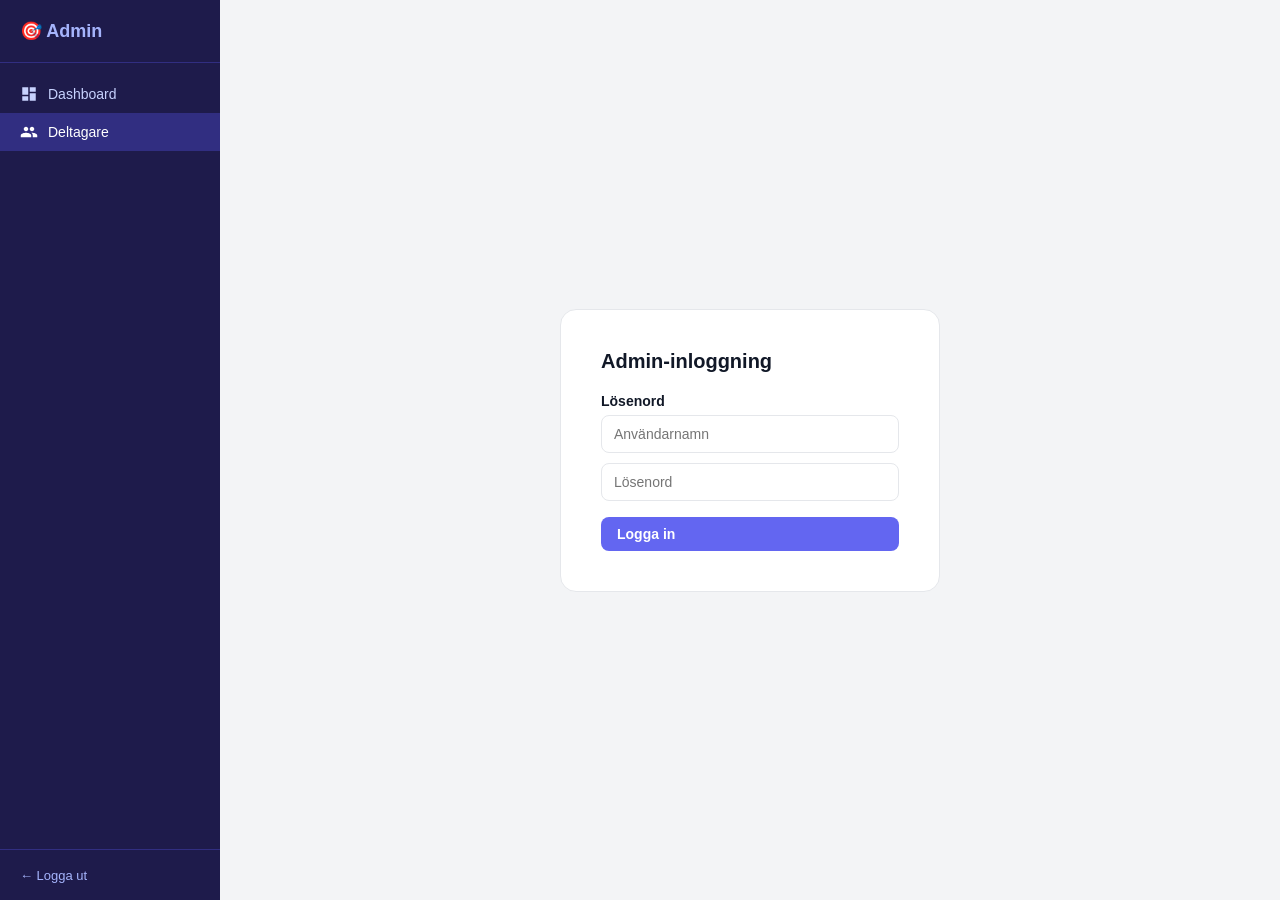
<file: admin-participants.html>
<!DOCTYPE html>
<html lang="sv">
<head>
  <meta charset="UTF-8" />
  <meta name="viewport" content="width=device-width, initial-scale=1.0" />
  <title>Deltagare – Admin</title>
  <style>
    :root {
      --brand: #6366f1; --brand-dark: #4f46e5; --brand-light: #eef2ff;
      --D: #ef4444; --I: #f59e0b; --S: #22c55e; --C: #3b82f6;
      --text: #111827; --muted: #6b7280; --border: #e5e7eb;
      --bg: #f3f4f6; --card: #ffffff; --danger: #ef4444;
    }
    * { box-sizing: border-box; margin: 0; padding: 0; }
    body { font-family: -apple-system, BlinkMacSystemFont, "Segoe UI", sans-serif; background: var(--bg); color: var(--text); }

    /* Sidebar layout */
    .layout { display: flex; min-height: 100vh; }
    .sidebar { width: 220px; background: #1e1b4b; color: white; flex-shrink: 0; display: flex; flex-direction: column; }
    .sidebar-logo { padding: 20px; font-size: 18px; font-weight: 700; color: #a5b4fc; border-bottom: 1px solid #312e81; }
    .sidebar-nav { padding: 12px 0; flex: 1; }
    .nav-item { display: flex; align-items: center; gap: 10px; padding: 10px 20px; font-size: 14px; color: #c7d2fe; cursor: pointer; transition: background .15s; text-decoration: none; }
    .nav-item:hover, .nav-item.active { background: #312e81; color: white; }
    .nav-item svg { width: 18px; height: 18px; fill: currentColor; flex-shrink: 0; }
    .sidebar-footer { padding: 16px 20px; border-top: 1px solid #312e81; }
    .logout-btn { font-size: 13px; color: #a5b4fc; cursor: pointer; background: none; border: none; }
    .logout-btn:hover { color: white; }

    .main { flex: 1; overflow: auto; }
    .topbar { background: white; border-bottom: 1px solid var(--border); padding: 16px 24px; display: flex; justify-content: space-between; align-items: center; }
    .topbar h1 { font-size: 20px; font-weight: 700; }
    .topbar-actions { display: flex; gap: 10px; }

    .content { padding: 24px; }

    /* Cards */
    .card { background: var(--card); border-radius: 12px; border: 1px solid var(--border); box-shadow: 0 1px 4px rgba(0,0,0,.05); }
    .card-header { padding: 16px 20px; border-bottom: 1px solid var(--border); display: flex; justify-content: space-between; align-items: center; }
    .card-body { padding: 20px; }

    /* Buttons */
    .btn { display: inline-flex; align-items: center; gap: 6px; padding: 9px 16px; border-radius: 8px; font-size: 14px; font-weight: 600; cursor: pointer; border: none; transition: all .15s; }
    .btn-primary { background: var(--brand); color: white; }
    .btn-primary:hover { background: var(--brand-dark); }
    .btn-sm { padding: 6px 12px; font-size: 13px; }
    .btn-ghost { background: transparent; color: var(--muted); border: 1px solid var(--border); }
    .btn-ghost:hover { background: var(--bg); }
    .btn-danger { background: #fef2f2; color: var(--danger); border: 1px solid #fecaca; }
    .btn-danger:hover { background: #fee2e2; }
    .btn-success { background: #f0fdf4; color: #16a34a; border: 1px solid #bbf7d0; }
    .btn-success:hover { background: #dcfce7; }

    /* Stats */
    .stats-grid { display: grid; grid-template-columns: repeat(4, 1fr); gap: 12px; margin-bottom: 20px; }
    .stat-card { background: var(--card); border-radius: 10px; border: 1px solid var(--border); padding: 16px; }
    .stat-value { font-size: 28px; font-weight: 700; }
    .stat-label { font-size: 13px; color: var(--muted); margin-top: 2px; }

    /* Table */
    .table-wrap { overflow-x: auto; }
    table { width: 100%; border-collapse: collapse; font-size: 14px; }
    th { text-align: left; padding: 10px 16px; color: var(--muted); font-weight: 600; font-size: 12px; text-transform: uppercase; letter-spacing: .05em; border-bottom: 1px solid var(--border); background: var(--bg); }
    td { padding: 14px 16px; border-bottom: 1px solid var(--border); vertical-align: middle; }
    tr:hover td { background: #f9fafb; }
    tr:last-child td { border-bottom: none; }

    /* Badge */
    .badge { display: inline-flex; align-items: center; gap: 4px; padding: 3px 10px; border-radius: 20px; font-size: 12px; font-weight: 600; }
    .badge-pending { background: #fef3c7; color: #92400e; }
    .badge-done { background: #dcfce7; color: #166534; }
    .badge-expired { background: #f3f4f6; color: var(--muted); }
    .badge-shared { background: var(--brand-light); color: var(--brand-dark); }

    /* DISC mini */
    .disc-mini { display: flex; gap: 4px; }
    .disc-pip { width: 28px; height: 28px; border-radius: 6px; display: flex; align-items: center; justify-content: center; font-size: 10px; font-weight: 700; flex-direction: column; }
    .disc-pip.D { background: #fef2f2; color: var(--D); }
    .disc-pip.I { background: #fffbeb; color: var(--I); }
    .disc-pip.S { background: #f0fdf4; color: var(--S); }
    .disc-pip.C { background: #eff6ff; color: var(--C); }
    .disc-pip-score { font-size: 9px; font-weight: 600; opacity: .8; }

    /* Modal */
    .modal-overlay { position: fixed; inset: 0; background: rgba(0,0,0,.5); display: flex; align-items: center; justify-content: center; z-index: 100; padding: 20px; }
    .modal { background: white; border-radius: 16px; max-width: 560px; width: 100%; max-height: 90vh; overflow-y: auto; }
    .modal-header { padding: 20px 24px; border-bottom: 1px solid var(--border); display: flex; justify-content: space-between; align-items: center; }
    .modal-header h2 { font-size: 18px; font-weight: 700; }
    .modal-close { background: none; border: none; font-size: 20px; cursor: pointer; color: var(--muted); }
    .modal-body { padding: 24px; }
    .modal-footer { padding: 16px 24px; border-top: 1px solid var(--border); display: flex; justify-content: flex-end; gap: 10px; }

    /* Form */
    .form-group { margin-bottom: 16px; }
    .form-label { display: block; font-size: 14px; font-weight: 600; margin-bottom: 6px; }
    .form-input { width: 100%; padding: 10px 12px; border: 1px solid var(--border); border-radius: 8px; font-size: 14px; outline: none; transition: border-color .15s; }
    .form-input:focus { border-color: var(--brand); box-shadow: 0 0 0 3px rgba(99,102,241,.1); }
    .form-hint { font-size: 12px; color: var(--muted); margin-top: 4px; }
    .form-row { display: grid; grid-template-columns: 1fr 1fr; gap: 12px; }

    /* Toggle switch */
    .toggle { position: relative; width: 44px; height: 24px; flex-shrink: 0; }
    .toggle input { opacity: 0; width: 0; height: 0; }
    .toggle-slider { position: absolute; inset: 0; background: #d1d5db; border-radius: 24px; cursor: pointer; transition: .2s; }
    .toggle-slider::before { content: ""; position: absolute; left: 4px; top: 4px; width: 16px; height: 16px; border-radius: 50%; background: white; transition: .2s; }
    input:checked + .toggle-slider { background: var(--brand); }
    input:checked + .toggle-slider::before { transform: translateX(20px); }

    /* Copy input */
    .copy-group { display: flex; gap: 8px; }
    .copy-input { flex: 1; padding: 10px 12px; border: 1px solid var(--border); border-radius: 8px; font-size: 13px; background: var(--bg); color: var(--muted); font-family: monospace; }

    /* Detail sections */
    .detail-section { margin-top: 20px; }
    .detail-section h4 { font-size: 13px; font-weight: 700; color: var(--muted); text-transform: uppercase; letter-spacing: .05em; margin-bottom: 10px; }
    .detail-section p { font-size: 14px; line-height: 1.7; color: #374151; }
    .detail-disc-grid { display: grid; grid-template-columns: 1fr 1fr; gap: 8px; margin: 10px 0; }
    .detail-disc-box { border-radius: 10px; padding: 12px; text-align: center; }
    .detail-disc-box.D { background: #fef2f2; } .detail-disc-box.I { background: #fffbeb; }
    .detail-disc-box.S { background: #f0fdf4; } .detail-disc-box.C { background: #eff6ff; }
    .bar-bg { background: #e5e7eb; border-radius: 4px; height: 6px; margin-top: 6px; overflow: hidden; }
    .bar-fill { height: 100%; border-radius: 4px; }
    .bar-fill.D { background: var(--D); } .bar-fill.I { background: var(--I); }
    .bar-fill.S { background: var(--S); } .bar-fill.C { background: var(--C); }

    .empty-state { text-align: center; padding: 60px 20px; color: var(--muted); }
    .empty-state .icon { font-size: 48px; margin-bottom: 12px; }
    .spinner { display: inline-block; width: 20px; height: 20px; border: 2px solid #e5e7eb; border-top-color: var(--brand); border-radius: 50%; animation: spin .7s linear infinite; }
    @keyframes spin { to { transform: rotate(360deg); } }

    .toast { position: fixed; bottom: 24px; right: 24px; background: #1f2937; color: white; padding: 12px 20px; border-radius: 10px; font-size: 14px; z-index: 200; transition: opacity .3s; }

    @media (max-width: 900px) {
      .sidebar { display: none; }
      .stats-grid { grid-template-columns: repeat(2, 1fr); }
    }
    @media (max-width: 600px) {
      .stats-grid { grid-template-columns: 1fr 1fr; }
      .form-row { grid-template-columns: 1fr; }
    }
  </style>
</head>
<body>

<div class="layout">
  <!-- Sidebar -->
  <div class="sidebar">
    <div class="sidebar-logo">🎯 Admin</div>
    <nav class="sidebar-nav">
      <a href="/admin" class="nav-item">
        <svg viewBox="0 0 24 24"><path d="M3 13h8V3H3v10zm0 8h8v-6H3v6zm10 0h8V11h-8v10zm0-18v6h8V3h-8z"/></svg>
        Dashboard
      </a>
      <a href="/admin-participants" class="nav-item active">
        <svg viewBox="0 0 24 24"><path d="M16 11c1.66 0 2.99-1.34 2.99-3S17.66 5 16 5c-1.66 0-3 1.34-3 3s1.34 3 3 3zm-8 0c1.66 0 2.99-1.34 2.99-3S9.66 5 8 5C6.34 5 5 6.34 5 8s1.34 3 3 3zm0 2c-2.33 0-7 1.17-7 3.5V19h14v-2.5c0-2.33-4.67-3.5-7-3.5zm8 0c-.29 0-.62.02-.97.05 1.16.84 1.97 1.97 1.97 3.45V19h6v-2.5c0-2.33-4.67-3.5-7-3.5z"/></svg>
        Deltagare
      </a>
    </nav>
    <div class="sidebar-footer">
      <button class="logout-btn" onclick="logout()">← Logga ut</button>
    </div>
  </div>

  <!-- Main -->
  <div class="main">
    <!-- Login screen (shown if not authenticated) -->
    <div id="login-screen" style="display:none; min-height:100vh; display:none; align-items:center; justify-content:center; background:var(--bg);">
      <div style="background:white; border-radius:16px; padding:40px; max-width:380px; width:100%; border:1px solid var(--border);">
        <h2 style="margin-bottom:20px; font-size:20px;">Admin-inloggning</h2>
        <div class="form-group">
          <label class="form-label">Lösenord</label>
          <input type="text" id="login-user" class="form-input" placeholder="Användarnamn" style="margin-bottom:10px;" onkeydown="if(event.key==='Enter')doLogin()" />
          <input type="password" id="login-pw" class="form-input" placeholder="Lösenord" onkeydown="if(event.key==='Enter')doLogin()" />
        </div>
        <button class="btn btn-primary" style="width:100%;" onclick="doLogin()">Logga in</button>
        <p id="login-err" style="color:var(--danger); font-size:13px; margin-top:10px; display:none;"></p>
      </div>
    </div>

    <!-- Main content -->
    <div id="main-content" style="display:none;">
      <div class="topbar">
        <h1>👥 Deltagare</h1>
        <div class="topbar-actions">
          <button class="btn btn-primary" onclick="openCreateModal()">+ Skapa inbjudan</button>
        </div>
      </div>

      <div class="content">
        <!-- Stats -->
        <div class="stats-grid">
          <div class="stat-card">
            <div class="stat-value" id="stat-total">–</div>
            <div class="stat-label">Totalt inbjudna</div>
          </div>
          <div class="stat-card">
            <div class="stat-value" id="stat-completed">–</div>
            <div class="stat-label">Genomförda</div>
          </div>
          <div class="stat-card">
            <div class="stat-value" id="stat-pending">–</div>
            <div class="stat-label">Väntar</div>
          </div>
          <div class="stat-card">
            <div class="stat-value" id="stat-shared">–</div>
            <div class="stat-label">Resultat delade</div>
          </div>
        </div>

        <!-- Participants table -->
        <div class="card">
          <div class="card-header">
            <span style="font-weight:700;">Alla deltagare</span>
            <button class="btn btn-ghost btn-sm" onclick="loadInvites()">↻ Uppdatera</button>
          </div>
          <div class="table-wrap">
            <table>
              <thead>
                <tr>
                  <th>Namn</th>
                  <th>E-post</th>
                  <th>Grupp</th>
                  <th>Status</th>
                  <th>DISC-profil</th>
                  <th>Datum</th>
                  <th>Delat</th>
                  <th>Åtgärder</th>
                </tr>
              </thead>
              <tbody id="invites-tbody">
                <tr><td colspan="8" style="text-align:center; padding:40px; color:var(--muted);"><div class="spinner"></div></td></tr>
              </tbody>
            </table>
          </div>
        </div>
      </div>
    </div>
  </div>
</div>

<!-- Create Invite Modal -->
<div id="create-modal" class="modal-overlay" style="display:none;">
  <div class="modal">
    <div class="modal-header">
      <h2>Skapa inbjudan</h2>
      <button class="modal-close" onclick="closeModal('create-modal')">✕</button>
    </div>
    <div class="modal-body">
      <div class="form-row">
        <div class="form-group">
          <label class="form-label">Namn *</label>
          <input type="text" id="new-name" class="form-input" placeholder="Anna Andersson" />
        </div>
        <div class="form-group">
          <label class="form-label">E-post</label>
          <input type="email" id="new-email" class="form-input" placeholder="anna@exempel.se" />
        </div>
      </div>
      <div class="form-row">
        <div class="form-group">
          <label class="form-label">Grupp</label>
          <input type="text" id="new-group" class="form-input" placeholder="t.ex. Säljteam, Ledning" />
        </div>
        <div class="form-group">
          <label class="form-label">Giltig (dagar)</label>
          <input type="number" id="new-expires" class="form-input" value="30" min="1" max="365" />
        </div>
      </div>
      <div class="form-group">
        <label class="form-label">Anteckningar (intern)</label>
        <input type="text" id="new-notes" class="form-input" placeholder="Valfria anteckningar…" />
      </div>
    </div>
    <div class="modal-footer">
      <button class="btn btn-ghost" onclick="closeModal('create-modal')">Avbryt</button>
      <button class="btn btn-primary" onclick="createInvite()">Skapa inbjudan</button>
    </div>
  </div>
</div>

<!-- Detail Modal -->
<div id="detail-modal" class="modal-overlay" style="display:none;">
  <div class="modal">
    <div class="modal-header">
      <h2 id="detail-title">Deltagarens rapport</h2>
      <button class="modal-close" onclick="closeModal('detail-modal')">✕</button>
    </div>
    <div class="modal-body" id="detail-body">
      <div style="text-align:center; padding:30px;"><div class="spinner"></div></div>
    </div>
    <div class="modal-footer">
      <button class="btn btn-ghost" onclick="closeModal('detail-modal')">Stäng</button>
    </div>
  </div>
</div>

<!-- Toast -->
<div id="toast" class="toast" style="display:none;"></div>

<script>
// ── Auth ──────────────────────────────────────────────────────────────────────
let adminToken = localStorage.getItem("admin_token");
let _invites = [];

async function checkAuth() {
  if (!adminToken) { showLogin(); return; }
  const res = await fetch("/disc/invite/admin/list", {
    headers: { "Authorization": "Bearer " + adminToken }
  });
  if (res.status === 401) { showLogin(); return; }
  showMain();
  const data = await res.json().catch(() => ({ invites: [] }));
  _invites = data.invites || [];
  renderStats();
  renderTable();
}

function showLogin() {
  document.getElementById("login-screen").style.display = "flex";
  document.getElementById("main-content").style.display = "none";
}

function showMain() {
  document.getElementById("login-screen").style.display = "none";
  document.getElementById("main-content").style.display = "";
}

async function doLogin() {
  const user = document.getElementById("login-user").value;
  const pw = document.getElementById("login-pw").value;
  const res = await fetch("/api/admin/login", {
    method: "POST",
    headers: { "Content-Type": "application/json" },
    body: JSON.stringify({ username: user, password: pw })
  });
  if (!res.ok) {
    const err = document.getElementById("login-err");
    err.style.display = "";
    err.textContent = "Fel lösenord.";
    return;
  }
  const data = await res.json();
  adminToken = data.token;
  localStorage.setItem("admin_token", adminToken);
  showMain();
  loadInvites();
}

function logout() {
  localStorage.removeItem("admin_token");
  adminToken = null;
  showLogin();
}

// ── Data ──────────────────────────────────────────────────────────────────────
async function loadInvites() {
  const res = await fetch("/disc/invite/admin/list", {
    headers: { "Authorization": "Bearer " + adminToken }
  });
  if (res.status === 401) { showLogin(); return; }
  const data = await res.json();
  _invites = data.invites || [];
  renderStats();
  renderTable();
}

function renderStats() {
  const total = _invites.length;
  const completed = _invites.filter(i => i.status === "completed").length;
  const pending = _invites.filter(i => i.status === "pending").length;
  const shared = _invites.filter(i => i.allow_participant_view).length;
  document.getElementById("stat-total").textContent = total;
  document.getElementById("stat-completed").textContent = completed;
  document.getElementById("stat-pending").textContent = pending;
  document.getElementById("stat-shared").textContent = shared;
}

const DIM_NAMES = { D:"Dominans", I:"Inflytande", S:"Stabilitet", C:"Följsamhet" };

function discMini(scores, code) {
  if (!scores) return `<span style="color:var(--muted);font-size:13px;">–</span>`;
  return `<div class="disc-mini">` + ["D","I","S","C"].map(d => {
    const val = Math.round(scores[d] || scores[d.toLowerCase()] || 0);
    return `<div class="disc-pip ${d}">${d}<div class="disc-pip-score">${val}</div></div>`;
  }).join("") + `</div>`;
}

function fmtDate(iso) {
  if (!iso) return "–";
  return new Date(iso).toLocaleDateString("sv-SE", { day:"numeric", month:"short", year:"numeric" });
}

function statusBadge(status, allowed) {
  if (status === "pending") return `<span class="badge badge-pending">⏳ Väntar</span>`;
  if (status === "expired") return `<span class="badge badge-expired">Utgången</span>`;
  if (status === "completed" && allowed) return `<span class="badge badge-shared">✓ Delat</span>`;
  if (status === "completed") return `<span class="badge badge-done">✓ Genomfört</span>`;
  return `<span class="badge">${status}</span>`;
}

function renderTable() {
  const tbody = document.getElementById("invites-tbody");
  if (!_invites.length) {
    tbody.innerHTML = `<tr><td colspan="8"><div class="empty-state"><div class="icon">👤</div><p>Inga deltagare än. Skapa din första inbjudan!</p></div></td></tr>`;
    return;
  }
  tbody.innerHTML = _invites.map(inv => `
    <tr>
      <td><strong>${esc(inv.participant_name)}</strong></td>
      <td style="color:var(--muted);font-size:13px;">${esc(inv.participant_email || "–")}</td>
      <td style="color:var(--muted);font-size:13px;">${esc(inv.group_name || "–")}</td>
      <td>${statusBadge(inv.status, inv.allow_participant_view)}</td>
      <td>${discMini(inv.disc_scores, inv.profile_code)}${inv.profile_code ? `<div style="font-size:12px;color:var(--brand);font-weight:700;margin-top:2px;">${inv.profile_code}</div>` : ""}</td>
      <td style="font-size:13px;color:var(--muted);">${fmtDate(inv.completed_at || inv.created_at)}</td>
      <td>
        <label class="toggle" title="${inv.allow_participant_view ? 'Dölj resultat' : 'Dela resultat'}">
          <input type="checkbox" ${inv.allow_participant_view ? "checked" : ""} ${inv.status !== "completed" ? "disabled" : ""}
            onchange="toggleShare('${inv.token}', this.checked)" />
          <span class="toggle-slider"></span>
        </label>
      </td>
      <td>
        <div style="display:flex;gap:6px;flex-wrap:wrap;">
          <button class="btn btn-ghost btn-sm" onclick="copyLink('${inv.token}')">🔗 Kopiera</button>
          ${inv.status === "completed" ? `<button class="btn btn-success btn-sm" onclick="viewDetail('${inv.token}')">📋 Rapport</button>` : ""}
          <button class="btn btn-danger btn-sm" onclick="deleteInvite('${inv.token}', '${esc(inv.participant_name)}')">🗑</button>
        </div>
      </td>
    </tr>
  `).join("");
}

// ── Actions ───────────────────────────────────────────────────────────────────
async function toggleShare(token, allowed) {
  const res = await fetch(`/disc/invite/${token}`, {
    method: "PATCH",
    headers: {
      "Authorization": "Bearer " + adminToken,
      "Content-Type": "application/json"
    },
    body: JSON.stringify({ allow_participant_view: allowed })
  });
  if (res.ok) {
    const inv = _invites.find(i => i.token === token);
    if (inv) inv.allow_participant_view = allowed;
    renderStats();
    renderTable();
    toast(allowed ? "✅ Resultat delat med deltagaren" : "🔒 Delning avstängd");
  } else {
    toast("❌ Kunde inte uppdatera", true);
    loadInvites(); // Reload to reset toggle
  }
}

async function deleteInvite(token, name) {
  if (!confirm(`Radera inbjudan för ${name}? All data raderas permanent.`)) return;
  const res = await fetch(`/disc/invite/${token}`, {
    method: "DELETE",
    headers: { "Authorization": "Bearer " + adminToken }
  });
  if (res.ok) {
    _invites = _invites.filter(i => i.token !== token);
    renderStats();
    renderTable();
    toast("🗑 Inbjudan raderad");
  }
}

function copyLink(token) {
  const url = `${location.origin}/invite?token=${token}`;
  navigator.clipboard.writeText(url).then(() => toast("🔗 Länk kopierad!"));
}

async function viewDetail(token) {
  const inv = _invites.find(i => i.token === token);
  if (!inv) return;

  document.getElementById("detail-title").textContent = inv.participant_name + "s DISC-rapport";
  document.getElementById("detail-modal").style.display = "flex";

  const body = document.getElementById("detail-body");
  body.innerHTML = `<div style="text-align:center;padding:20px;"><div class="spinner"></div></div>`;

  // Fetch full data from admin endpoint
  const res = await fetch(`/disc/invite/admin/${token}`, {
    headers: { "Authorization": "Bearer " + adminToken }
  });
  const data = await res.json();
  const report = data.report || {};
  const scores = data.disc_scores || {};
  const pi = report.personalized_insights || {};

  const inviteUrl = `${location.origin}/invite?token=${token}`;

  body.innerHTML = `
    <div style="margin-bottom:16px;">
      <div class="copy-group">
        <input class="copy-input" value="${inviteUrl}" readonly />
        <button class="btn btn-ghost btn-sm" onclick="navigator.clipboard.writeText('${inviteUrl}').then(()=>toast('Kopierat!'))">Kopiera</button>
      </div>
      <p class="form-hint">Skicka den här länken till deltagaren</p>
    </div>

    <div style="display:flex;align-items:center;justify-content:space-between;background:var(--bg);border-radius:10px;padding:14px 16px;margin-bottom:16px;">
      <div>
        <div style="font-weight:700;">Dela med deltagaren</div>
        <div style="font-size:13px;color:var(--muted);">Deltagaren kan se sin rapport via inbjudningslänken</div>
      </div>
      <label class="toggle">
        <input type="checkbox" id="detail-share-toggle" ${data.allow_participant_view ? "checked" : ""}
          onchange="toggleShare('${token}', this.checked)" />
        <span class="toggle-slider"></span>
      </label>
    </div>

    ${data.status === "completed" ? `
    <div style="text-align:center;margin-bottom:20px;">
      <div style="font-size:40px;font-weight:800;color:var(--brand);">${data.profile_code || "–"}</div>
      <div style="color:var(--muted);font-size:14px;">${report.profile_name || ""}</div>
    </div>

    <div class="detail-disc-grid">
      ${["D","I","S","C"].map(d => {
        const val = Math.round(scores[d] || scores[d.toLowerCase()] || 0);
        return `<div class="detail-disc-box ${d}">
          <div style="font-size:16px;font-weight:700;">${d}</div>
          <div style="font-size:22px;font-weight:800;">${val}</div>
          <div style="font-size:11px;color:var(--muted);">${DIM_NAMES[d]}</div>
          <div class="bar-bg"><div class="bar-fill ${d}" style="width:${val}%"></div></div>
        </div>`;
      }).join("")}
    </div>

    ${report.summary ? `<div class="detail-section"><h4>Sammanfattning</h4><p>${esc(report.summary)}</p></div>` : ""}
    ${report.work_style ? `<div class="detail-section"><h4>Arbetsstil</h4><p>${esc(report.work_style)}</p></div>` : ""}
    ${pi.unique_combination ? `<div class="detail-section"><h4>Unik kombination</h4><p>${esc(pi.unique_combination)}</p></div>` : ""}
    ${pi.stress_triggers ? `<div class="detail-section"><h4>Under press & stress</h4><p>${esc(pi.stress_triggers)}</p></div>` : ""}
    ${pi.leadership_style ? `<div class="detail-section"><h4>Ledarstil</h4><p>${esc(pi.leadership_style)}</p></div>` : ""}
    ${data.notes ? `<div class="detail-section"><h4>Anteckningar</h4><p>${esc(data.notes)}</p></div>` : ""}
    ` : `<div class="empty-state"><div class="icon">⏳</div><p>Deltagaren har inte genomfört testet än.</p></div>`}
  `;
}

// ── Create Invite ─────────────────────────────────────────────────────────────
function openCreateModal() {
  document.getElementById("new-name").value = "";
  document.getElementById("new-email").value = "";
  document.getElementById("new-group").value = "";
  document.getElementById("new-notes").value = "";
  document.getElementById("new-expires").value = "30";
  document.getElementById("create-modal").style.display = "flex";
  setTimeout(() => document.getElementById("new-name").focus(), 100);
}

async function createInvite() {
  const name = document.getElementById("new-name").value.trim();
  if (!name) { alert("Namn är obligatoriskt"); return; }

  const body = {
    participant_name: name,
    participant_email: document.getElementById("new-email").value.trim() || null,
    group_name: document.getElementById("new-group").value.trim() || null,
    notes: document.getElementById("new-notes").value.trim() || null,
    expires_days: parseInt(document.getElementById("new-expires").value) || 30
  };

  const res = await fetch("/disc/invite", {
    method: "POST",
    headers: { "Authorization": "Bearer " + adminToken, "Content-Type": "application/json" },
    body: JSON.stringify(body)
  });

  if (res.ok) {
    const data = await res.json();
    closeModal("create-modal");
    _invites.unshift(data.invite);
    renderStats();
    renderTable();
    // Show the link immediately
    const url = `${location.origin}/invite?token=${data.token}`;
    navigator.clipboard.writeText(url).catch(() => {});
    toast(`✅ Inbjudan skapad för ${name}! Länk kopierad.`);
  } else {
    const err = await res.json().catch(() => ({}));
    toast(`❌ ${err.detail || "Kunde inte skapa inbjudan"}`, true);
  }
}

// ── Utils ──────────────────────────────────────────────────────────────────────
function closeModal(id) { document.getElementById(id).style.display = "none"; }

function esc(str) {
  return String(str || "").replace(/&/g,"&amp;").replace(/</g,"&lt;").replace(/>/g,"&gt;").replace(/"/g,"&quot;");
}

let toastTimer;
function toast(msg, isErr = false) {
  const el = document.getElementById("toast");
  el.textContent = msg;
  el.style.background = isErr ? "#dc2626" : "#1f2937";
  el.style.display = "";
  clearTimeout(toastTimer);
  toastTimer = setTimeout(() => { el.style.display = "none"; }, 3000);
}

// Close modals on overlay click
["create-modal","detail-modal"].forEach(id => {
  document.getElementById(id).addEventListener("click", e => {
    if (e.target.id === id) closeModal(id);
  });
});

// Keyboard shortcut: Enter in login
document.getElementById("login-pw")?.addEventListener("keydown", e => {
  if (e.key === "Enter") doLogin();
});

checkAuth();
</script>
</body>
</html>
</file>
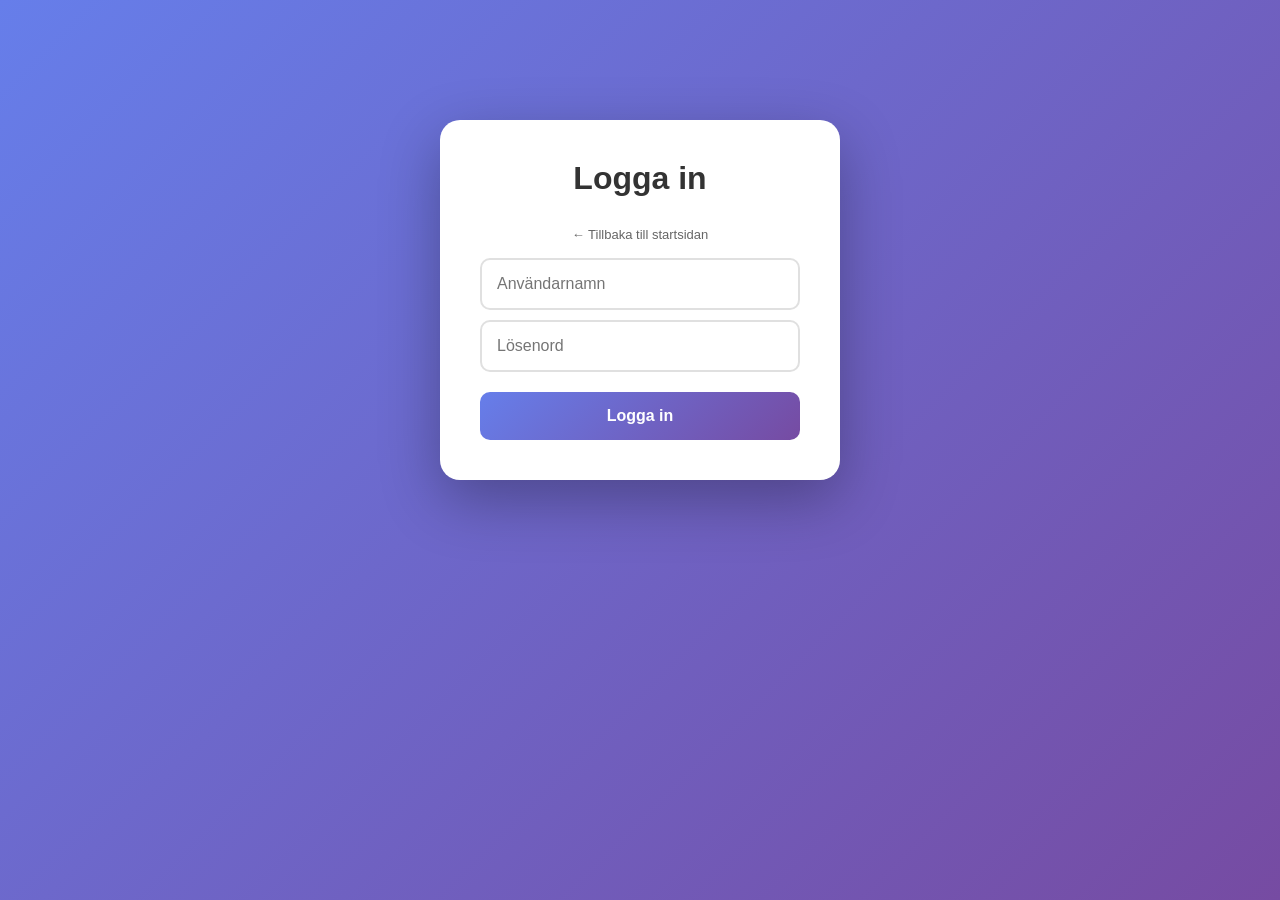
<file: admin.html>
<!DOCTYPE html>
<html lang="sv">
<head>
    <meta charset="UTF-8">
    <meta name="viewport" content="width=device-width, initial-scale=1.0">
    <title>Persona Admin - Tjänstehantering</title>
    <style>
        * {
            margin: 0;
            padding: 0;
            box-sizing: border-box;
        }

        body {
            font-family: -apple-system, BlinkMacSystemFont, 'Segoe UI', Roboto, Oxygen, Ubuntu, Cantarell, sans-serif;
            background: linear-gradient(135deg, #667eea 0%, #764ba2 100%);
            min-height: 100vh;
            padding: 20px;
        }

        /* Login Screen */
        .login-container {
            max-width: 400px;
            margin: 100px auto;
            background: white;
            padding: 40px;
            border-radius: 20px;
            box-shadow: 0 20px 60px rgba(0,0,0,0.3);
        }

        .login-container h1 {
            text-align: center;
            margin-bottom: 30px;
            color: #333;
        }

        .login-container input {
            width: 100%;
            padding: 15px;
            margin-bottom: 20px;
            border: 2px solid #e0e0e0;
            border-radius: 10px;
            font-size: 16px;
        }

        .login-container button {
            width: 100%;
            padding: 15px;
            background: linear-gradient(135deg, #667eea 0%, #764ba2 100%);
            color: white;
            border: none;
            border-radius: 10px;
            font-size: 16px;
            font-weight: 600;
            cursor: pointer;
            transition: transform 0.2s;
        }

        .login-container button:hover {
            transform: translateY(-2px);
        }

        .error-message {
            background: #fee;
            color: #c33;
            padding: 12px;
            border-radius: 8px;
            margin-bottom: 15px;
            display: none;
        }

        /* Admin Dashboard */
        .admin-dashboard {
            display: none;
            max-width: 1400px;
            margin: 0 auto;
        }

        .admin-header {
            background: white;
            padding: 20px 30px;
            border-radius: 15px;
            margin-bottom: 20px;
            display: flex;
            justify-content: space-between;
            align-items: center;
            box-shadow: 0 4px 20px rgba(0,0,0,0.1);
        }

        .admin-header h1 {
            color: #333;
            font-size: 24px;
        }

        .admin-header button {
            background: #ff4444;
            color: white;
            border: none;
            padding: 10px 20px;
            border-radius: 8px;
            cursor: pointer;
            font-weight: 600;
        }

        .tabs {
            display: flex;
            gap: 10px;
            margin-bottom: 20px;
        }

        .tab-button {
            background: white;
            border: none;
            padding: 15px 30px;
            border-radius: 10px;
            cursor: pointer;
            font-size: 16px;
            font-weight: 600;
            color: #666;
            transition: all 0.3s;
        }

        .tab-button.active {
            background: white;
            color: #667eea;
            box-shadow: 0 4px 20px rgba(0,0,0,0.1);
        }

        .tab-content {
            display: none;
        }

        .tab-content.active {
            display: block;
        }

        /* Stats Grid */
        .stats-grid {
            display: grid;
            grid-template-columns: repeat(auto-fit, minmax(250px, 1fr));
            gap: 20px;
            margin-bottom: 30px;
        }

        .stat-card {
            background: white;
            padding: 25px;
            border-radius: 15px;
            box-shadow: 0 4px 20px rgba(0,0,0,0.1);
        }

        .stat-card h3 {
            color: #888;
            font-size: 14px;
            text-transform: uppercase;
            margin-bottom: 10px;
        }

        .stat-card .value {
            font-size: 36px;
            font-weight: 700;
            color: #333;
        }

        .stat-card .label {
            color: #666;
            font-size: 14px;
            margin-top: 5px;
        }

        /* Table */
        .data-table {
            background: white;
            border-radius: 15px;
            overflow: hidden;
            box-shadow: 0 4px 20px rgba(0,0,0,0.1);
        }

        .data-table table {
            width: 100%;
            border-collapse: collapse;
        }

        .data-table th {
            background: #f5f5f5;
            padding: 15px;
            text-align: left;
            font-weight: 600;
            color: #333;
        }

        .data-table td {
            padding: 15px;
            border-bottom: 1px solid #eee;
        }

        .data-table tr:hover {
            background: #f9f9f9;
        }

        .action-button {
            padding: 8px 16px;
            border: none;
            border-radius: 6px;
            cursor: pointer;
            font-size: 14px;
            font-weight: 600;
            margin-right: 8px;
        }

        .btn-export {
            background: #4CAF50;
            color: white;
        }

        .btn-delete {
            background: #f44336;
            color: white;
        }

        .btn-view {
            background: #2196F3;
            color: white;
        }

        /* Config Section */
        .config-grid {
            display: grid;
            gap: 15px;
        }

        .config-item {
            background: white;
            padding: 20px;
            border-radius: 10px;
            display: flex;
            justify-content: space-between;
            align-items: center;
        }

        .config-item .label {
            font-weight: 600;
            color: #333;
        }

        .config-item .value {
            color: #666;
        }

        .status-badge {
            display: inline-block;
            padding: 6px 12px;
            border-radius: 20px;
            font-size: 12px;
            font-weight: 600;
        }

        .status-healthy {
            background: #e8f5e9;
            color: #2e7d32;
        }

        .status-warning {
            background: #fff3e0;
            color: #ef6c00;
        }

        .status-error {
            background: #ffebee;
            color: #c62828;
        }

        .loading {
            text-align: center;
            padding: 40px;
            color: white;
        }

        .empty-state {
            text-align: center;
            padding: 60px;
            color: #999;
        }

        /* Dimension Bars */
        .dimension-bar {
            display: flex;
            align-items: center;
            margin: 10px 0;
        }

        .dimension-label {
            width: 120px;
            font-weight: 600;
            font-size: 14px;
        }

        .bar-container {
            flex: 1;
            background: #eee;
            height: 30px;
            border-radius: 15px;
            overflow: hidden;
            position: relative;
        }

        .bar-fill {
            height: 100%;
            background: linear-gradient(90deg, #667eea 0%, #764ba2 100%);
            transition: width 0.5s ease;
        }

        .bar-value {
            position: absolute;
            right: 10px;
            top: 50%;
            transform: translateY(-50%);
            font-weight: 600;
            color: #333;
        }
    </style>
</head>
<body>
    <!-- Login Screen -->
    <div id="loginScreen" class="login-container">
        <h1>Logga in</h1>
        <a href="/" style="display:block;text-align:center;margin-bottom:16px;color:#666;font-size:13px;text-decoration:none;">← Tillbaka till startsidan</a>
        <div id="loginError" class="error-message"></div>
        <input type="text" id="adminUsername" placeholder="Användarnamn" style="margin-bottom:10px;" />
        <input type="password" id="adminPassword" placeholder="Lösenord" />
        <button onclick="login()">Logga in</button>

    </div>

    <!-- Admin Dashboard -->
    <div id="adminDashboard" class="admin-dashboard">
        <div class="admin-header">
            <h1>📊 Persona Admin</h1>
            <button onclick="logout()">Logga ut</button>
        </div>

        <div class="tabs">
            <button class="tab-button active" onclick="switchTab('dashboard')">Dashboard</button>
            <button class="tab-button" onclick="switchTab('users')">Användare</button>
            <button class="tab-button" onclick="switchTab('assessments')">Assessments</button>
            <button class="tab-button" onclick="switchTab('analytics')">Analytics</button>
            <button class="tab-button" onclick="window.location.href='admin-costs.html'">💰 Kostnader</button>
            <button class="tab-button" onclick="switchTab('config')">Konfiguration</button>
        </div>

        <!-- Dashboard Tab -->
        <div id="dashboard-tab" class="tab-content active">
            <div class="stats-grid">
                <div class="stat-card">
                    <h3>Totalt antal assessments</h3>
                    <div class="value" id="totalAssessments">-</div>
                    <div class="label">Alla tider</div>
                </div>
                <div class="stat-card">
                    <h3>Big Five</h3>
                    <div class="value" id="bigFiveCount">-</div>
                    <div class="label">Assessments</div>
                </div>
                <div class="stat-card">
                    <h3>DISC</h3>
                    <div class="value" id="discCount">-</div>
                    <div class="label">Assessments</div>
                </div>
                <div class="stat-card">
                    <h3>Mest populär</h3>
                    <div class="value" id="mostPopular">-</div>
                    <div class="label">Assessment-typ</div>
                </div>
                <div class="stat-card">
                    <h3>Unika användare</h3>
                    <div class="value" id="totalUsers">-</div>
                    <div class="label">Registrerade</div>
                </div>
                <div class="stat-card">
                    <h3>Senaste 24h</h3>
                    <div class="value" id="assessments24h">-</div>
                    <div class="label">Nya assessments</div>
                </div>
                <div class="stat-card">
                    <h3>Chat-meddelanden</h3>
                    <div class="value" id="totalChatMessages">-</div>
                    <div class="label">Alla konversationer</div>
                </div>
            </div>

            <div class="data-table" style="margin-bottom: 20px;">
                <h2 style="padding: 20px;">Genomsnittliga Big Five-scores</h2>
                <div style="padding: 20px;">
                    <div class="dimension-bar">
                        <span class="dimension-label">Extraversion</span>
                        <div class="bar-container">
                            <div class="bar-fill" id="avgE" style="width: 0%"></div>
                            <span class="bar-value" id="avgE-value">-</span>
                        </div>
                    </div>
                    <div class="dimension-bar">
                        <span class="dimension-label">Vänlighet</span>
                        <div class="bar-container">
                            <div class="bar-fill" id="avgA" style="width: 0%"></div>
                            <span class="bar-value" id="avgA-value">-</span>
                        </div>
                    </div>
                    <div class="dimension-bar">
                        <span class="dimension-label">Samvetsgrannhet</span>
                        <div class="bar-container">
                            <div class="bar-fill" id="avgC" style="width: 0%"></div>
                            <span class="bar-value" id="avgC-value">-</span>
                        </div>
                    </div>
                    <div class="dimension-bar">
                        <span class="dimension-label">Em. stabilitet</span>
                        <div class="bar-container">
                            <div class="bar-fill" id="avgN" style="width: 0%"></div>
                            <span class="bar-value" id="avgN-value">-</span>
                        </div>
                    </div>
                    <div class="dimension-bar">
                        <span class="dimension-label">Öppenhet</span>
                        <div class="bar-container">
                            <div class="bar-fill" id="avgO" style="width: 0%"></div>
                            <span class="bar-value" id="avgO-value">-</span>
                        </div>
                    </div>
                </div>
            </div>

            <div class="data-table">
                <h2 style="padding: 20px;">Genomsnittliga DISC-scores</h2>
                <div style="padding: 20px;">
                    <div class="dimension-bar">
                        <span class="dimension-label">Dominance (D)</span>
                        <div class="bar-container">
                            <div class="bar-fill" id="avgD" style="width: 0%; background: linear-gradient(90deg, #e74c3c 0%, #c0392b 100%);"></div>
                            <span class="bar-value" id="avgD-value">-</span>
                        </div>
                    </div>
                    <div class="dimension-bar">
                        <span class="dimension-label">Influence (I)</span>
                        <div class="bar-container">
                            <div class="bar-fill" id="avgI" style="width: 0%; background: linear-gradient(90deg, #f39c12 0%, #d68910 100%);"></div>
                            <span class="bar-value" id="avgI-value">-</span>
                        </div>
                    </div>
                    <div class="dimension-bar">
                        <span class="dimension-label">Steadiness (S)</span>
                        <div class="bar-container">
                            <div class="bar-fill" id="avgS" style="width: 0%; background: linear-gradient(90deg, #27ae60 0%, #229954 100%);"></div>
                            <span class="bar-value" id="avgS-value">-</span>
                        </div>
                    </div>
                    <div class="dimension-bar">
                        <span class="dimension-label">Conscientiousness (C)</span>
                        <div class="bar-container">
                            <div class="bar-fill" id="avgC-disc" style="width: 0%; background: linear-gradient(90deg, #3498db 0%, #2980b9 100%);"></div>
                            <span class="bar-value" id="avgC-disc-value">-</span>
                        </div>
                    </div>
                    <div id="discProfileDistribution" style="margin-top: 20px;">
                        <h3 style="margin-bottom: 10px;">Top DISC-profiler</h3>
                        <div id="discProfiles">Inga DISC-assessments än</div>
                    </div>
                </div>
            </div>
        </div>

        <!-- Users Tab -->
        <div id="users-tab" class="tab-content">
            <div style="margin-bottom: 20px; background: white; padding: 15px; border-radius: 10px;">
                <label style="margin-right: 10px; font-weight: 600;">Filtrera efter typ:</label>
                <select id="userTypeFilter" onchange="filterUsers()" style="padding: 8px; border-radius: 5px; border: 2px solid #e0e0e0;">
                    <option value="">Alla</option>
                    <option value="big_five">Big Five</option>
                    <option value="disc">DISC</option>
                </select>
            </div>
            <div class="data-table">
                <table>
                    <thead>
                        <tr>
                            <th>User ID</th>
                            <th>Totalt</th>
                            <th>Big Five</th>
                            <th>DISC</th>
                            <th>Senaste typ</th>
                            <th>Senaste aktivitet</th>
                            <th>Chat-profil</th>
                            <th>Åtgärder</th>
                        </tr>
                    </thead>
                    <tbody id="usersTableBody">
                        <tr><td colspan="8" class="empty-state">Laddar...</td></tr>
                    </tbody>
                </table>
            </div>
        </div>

        <!-- Assessments Tab -->
        <div id="assessments-tab" class="tab-content">
            <div style="margin-bottom: 20px; background: white; padding: 15px; border-radius: 10px;">
                <label style="margin-right: 10px; font-weight: 600;">Filtrera efter typ:</label>
                <select id="assessmentTypeFilter" onchange="filterAssessments()" style="padding: 8px; border-radius: 5px; border: 2px solid #e0e0e0;">
                    <option value="">Alla</option>
                    <option value="big_five">Big Five</option>
                    <option value="disc">DISC</option>
                </select>
            </div>
            <div class="data-table">
                <table>
                    <thead>
                        <tr>
                            <th>Assessment ID</th>
                            <th>User ID</th>
                            <th>Typ</th>
                            <th>Slutförd</th>
                            <th>Språk</th>
                            <th>Åtgärder</th>
                        </tr>
                    </thead>
                    <tbody id="assessmentsTableBody">
                        <tr><td colspan="6" class="empty-state">Laddar...</td></tr>
                    </tbody>
                </table>
            </div>
        </div>

        <!-- Analytics Tab -->
        <div id="analytics-tab" class="tab-content">
            <div class="stats-grid">
                <div class="stat-card">
                    <h3>Big Five vs DISC</h3>
                    <div id="comparisonChart" style="margin-top: 15px;">
                        <div style="display: flex; justify-content: space-around; align-items: center;">
                            <div style="text-align: center;">
                                <div style="font-size: 32px; font-weight: 700; color: #667eea;" id="bfPercentage">-</div>
                                <div style="color: #666; margin-top: 5px;">Big Five</div>
                            </div>
                            <div style="text-align: center;">
                                <div style="font-size: 32px; font-weight: 700; color: #f39c12;" id="discPercentage">-</div>
                                <div style="color: #666; margin-top: 5px;">DISC</div>
                            </div>
                        </div>
                    </div>
                </div>
                <div class="stat-card">
                    <h3>Användarpreferenser</h3>
                    <div id="userPreferences" style="margin-top: 15px; font-size: 14px; color: #666;">
                        Laddar...
                    </div>
                </div>
                <div class="stat-card">
                    <h3>Genomförande-rate</h3>
                    <div id="completionRates" style="margin-top: 15px;">
                        <div style="margin-bottom: 10px;">
                            <strong>Big Five:</strong> <span id="bfCompletionRate">-</span>%
                        </div>
                        <div>
                            <strong>DISC:</strong> <span id="discCompletionRate">-</span>%
                        </div>
                    </div>
                </div>
                <div class="stat-card">
                    <h3>Aktivitet senaste 7 dagar</h3>
                    <div id="last7dActivity" style="margin-top: 15px; font-size: 14px; color: #666;">
                        Laddar...
                    </div>
                </div>
            </div>

            <div class="data-table" style="margin-top: 20px;">
                <h2 style="padding: 20px;">Tidsserie - Senaste 30 dagarna</h2>
                <div id="timeSeriesContainer" style="padding: 20px; max-height: 300px; overflow-y: auto;">
                    Laddar...
                </div>
            </div>
        </div>

        <!-- Config Tab -->
        <div id="config-tab" class="tab-content">
            <div class="config-grid">
                <div class="config-item">
                    <span class="label">API-nyckel konfigurerad</span>
                    <span class="value" id="configApiKey">-</span>
                </div>
                <div class="config-item">
                    <span class="label">Chat aktiverad</span>
                    <span class="value" id="configChat">-</span>
                </div>
                <div class="config-item">
                    <span class="label">AI-rapporter aktiverade</span>
                    <span class="value" id="configReports">-</span>
                </div>
                <div class="config-item">
                    <span class="label">GDPR-läge</span>
                    <span class="value" id="configGDPR">-</span>
                </div>
                <div class="config-item">
                    <span class="label">Max tokens (chat)</span>
                    <span class="value" id="configChatTokens">-</span>
                </div>
                <div class="config-item">
                    <span class="label">Max tokens (rapport)</span>
                    <span class="value" id="configReportTokens">-</span>
                </div>
                <div class="config-item">
                    <span class="label">Tjänstestatus</span>
                    <span class="value" id="serviceStatus">-</span>
                </div>
            </div>
        </div>
    </div>

    <script>
        let authToken = null;

        // HTML escaping function to prevent XSS
        function escapeHtml(text) {
            const div = document.createElement('div');
            div.textContent = text;
            return div.innerHTML;
        }

        // Check if already logged in
        const storedToken = localStorage.getItem('adminToken');
        if (storedToken) {
            authToken = storedToken;
            verifySession();
        }

        async function login() {
            const username = document.getElementById('adminUsername').value;
            const password = document.getElementById('adminPassword').value;
            const errorDiv = document.getElementById('loginError');

            try {
                const response = await fetch('/api/admin/login', {
                    method: 'POST',
                    headers: {'Content-Type': 'application/json'},
                    body: JSON.stringify({ username, password })
                });

                if (!response.ok) {
                    throw new Error('Ogiltigt lösenord');
                }

                const data = await response.json();
                authToken = data.token;
                localStorage.setItem('adminToken', authToken);

                document.getElementById('loginScreen').style.display = 'none';
                document.getElementById('adminDashboard').style.display = 'block';

                loadDashboard();
            } catch (error) {
                errorDiv.textContent = error.message;
                errorDiv.style.display = 'block';
            }
        }

        async function verifySession() {
            try {
                const response = await fetch('/api/admin/health', {
                    headers: {'Authorization': `Bearer ${authToken}`}
                });

                if (response.ok) {
                    document.getElementById('loginScreen').style.display = 'none';
                    document.getElementById('adminDashboard').style.display = 'block';
                    loadDashboard();
                } else {
                    localStorage.removeItem('adminToken');
                    authToken = null;
                }
            } catch (error) {
                localStorage.removeItem('adminToken');
                authToken = null;
            }
        }

        async function logout() {
            try {
                await fetch('/api/admin/logout', {
                    method: 'POST',
                    headers: {'Authorization': `Bearer ${authToken}`}
                });
            } catch (error) {}

            localStorage.removeItem('adminToken');
            authToken = null;
            location.reload();
        }

        // Auto-logout on inactivity (15 minutes)
        let lastActivity = Date.now();
        const SESSION_TIMEOUT = 15 * 60 * 1000; // 15 minutes

        function resetActivityTimer() {
            lastActivity = Date.now();
        }

        function checkSessionTimeout() {
            if (authToken && (Date.now() - lastActivity > SESSION_TIMEOUT)) {
                alert('Din session har löpt ut på grund av inaktivitet. Logga in igen.');
                logout();
            }
        }

        // Track user activity
        document.addEventListener('click', resetActivityTimer);
        document.addEventListener('keypress', resetActivityTimer);
        document.addEventListener('scroll', resetActivityTimer);

        // Check timeout every minute
        setInterval(checkSessionTimeout, 60000);

        function switchTab(tabName) {
            // Update button states
            document.querySelectorAll('.tab-button').forEach(btn => {
                btn.classList.remove('active');
            });
            event.target.classList.add('active');

            // Update content
            document.querySelectorAll('.tab-content').forEach(content => {
                content.classList.remove('active');
            });
            document.getElementById(tabName + '-tab').classList.add('active');

            // Load data for tab
            if (tabName === 'dashboard') loadDashboard();
            else if (tabName === 'users') loadUsers();
            else if (tabName === 'assessments') loadAssessments();
            else if (tabName === 'analytics') loadAnalytics();
            else if (tabName === 'config') loadConfig();
        }

        async function loadDashboard() {
            try {
                const response = await fetch('/api/admin/dashboard', {
                    headers: {'Authorization': `Bearer ${authToken}`}
                });

                const data = await response.json();

                document.getElementById('totalAssessments').textContent = data.total_assessments;
                document.getElementById('totalUsers').textContent = data.total_users;
                document.getElementById('assessments24h').textContent = data.assessments_last_24h;
                document.getElementById('totalChatMessages').textContent = data.total_chat_messages;
                document.getElementById('bigFiveCount').textContent = data.big_five_count;
                document.getElementById('discCount').textContent = data.disc_count;

                // Display most popular type
                const typeNames = {
                    'big_five': 'Big Five',
                    'disc': 'DISC',
                    'none': 'Ingen',
                    'unknown': 'Okänd'
                };
                document.getElementById('mostPopular').textContent = typeNames[data.most_popular_type] || data.most_popular_type;

                // Update Big Five dimension bars
                const dims = ['E', 'A', 'C', 'N', 'O'];
                dims.forEach(dim => {
                    const value = Math.round(data.top_dimensions[dim]);
                    document.getElementById(`avg${dim}`).style.width = value + '%';
                    document.getElementById(`avg${dim}-value`).textContent = value;
                });

                // Load DISC stats
                await loadDiscStats();
            } catch (error) {
                console.error('Failed to load dashboard:', error);
            }
        }

        async function loadDiscStats() {
            try {
                const response = await fetch('/api/admin/stats/disc', {
                    headers: {'Authorization': `Bearer ${authToken}`}
                });

                const data = await response.json();

                // Update DISC dimension bars
                const discDims = ['D', 'I', 'S'];
                discDims.forEach(dim => {
                    const value = Math.round(data.avg_scores[dim]);
                    document.getElementById(`avg${dim}`).style.width = value + '%';
                    document.getElementById(`avg${dim}-value`).textContent = value;
                });

                // C dimension (different ID to avoid conflict with Big Five C)
                const cValue = Math.round(data.avg_scores['C']);
                document.getElementById('avgC-disc').style.width = cValue + '%';
                document.getElementById('avgC-disc-value').textContent = cValue;

                // Display top DISC profiles
                const profilesDiv = document.getElementById('discProfiles');
                if (data.dominant_profiles && data.dominant_profiles.length > 0) {
                    profilesDiv.innerHTML = data.dominant_profiles.map(p =>
                        `<div style="margin: 5px 0;">
                            <strong>${escapeHtml(p.profile)}:</strong> ${p.count} (${p.percentage}%)
                        </div>`
                    ).join('');
                } else {
                    profilesDiv.textContent = 'Inga DISC-assessments än';
                }
            } catch (error) {
                console.error('Failed to load DISC stats:', error);
            }
        }

        async function loadUsers(filterType = '') {
            try {
                let url = '/api/admin/users';
                if (filterType) {
                    url += `?assessment_type=${filterType}`;
                }

                const response = await fetch(url, {
                    headers: {'Authorization': `Bearer ${authToken}`}
                });

                const users = await response.json();
                const tbody = document.getElementById('usersTableBody');

                if (users.length === 0) {
                    tbody.innerHTML = '<tr><td colspan="8" class="empty-state">Inga användare än</td></tr>';
                    return;
                }

                tbody.innerHTML = users.map(user => {
                    const typeLabels = {
                        'big_five': 'Big Five',
                        'disc': 'DISC',
                        null: '-'
                    };

                    return `
                    <tr>
                        <td>${escapeHtml(user.user_id.substring(0, 20))}...</td>
                        <td>${escapeHtml(String(user.assessments_count))}</td>
                        <td>${escapeHtml(String(user.big_five_count))}</td>
                        <td>${escapeHtml(String(user.disc_count))}</td>
                        <td>${typeLabels[user.last_assessment_type] || '-'}</td>
                        <td>${user.last_activity ? escapeHtml(new Date(user.last_activity).toLocaleString('sv-SE')) : 'Aldrig'}</td>
                        <td>${user.has_chat_profile ? '✅' : '❌'}</td>
                        <td>
                            <button class="action-button btn-export" data-user-id="${escapeHtml(user.user_id)}">Exportera</button>
                            <button class="action-button btn-delete" data-user-id="${escapeHtml(user.user_id)}">Radera</button>
                        </td>
                    </tr>
                `}).join('');

                // Use event delegation instead of inline onclick
                tbody.querySelectorAll('.btn-export').forEach(btn => {
                    btn.addEventListener('click', () => exportUser(btn.dataset.userId));
                });
                tbody.querySelectorAll('.btn-delete').forEach(btn => {
                    btn.addEventListener('click', () => deleteUser(btn.dataset.userId));
                });
            } catch (error) {
                console.error('Failed to load users:', error);
            }
        }

        function filterUsers() {
            const filterValue = document.getElementById('userTypeFilter').value;
            loadUsers(filterValue);
        }

        async function loadAssessments(filterType = '') {
            try {
                let url = '/api/admin/assessments';
                if (filterType) {
                    url += `?assessment_type=${filterType}`;
                }

                const response = await fetch(url, {
                    headers: {'Authorization': `Bearer ${authToken}`}
                });

                const assessments = await response.json();
                const tbody = document.getElementById('assessmentsTableBody');

                if (assessments.length === 0) {
                    tbody.innerHTML = '<tr><td colspan="6" class="empty-state">Inga assessments än</td></tr>';
                    return;
                }

                const typeLabels = {
                    'big_five': 'Big Five',
                    'disc': 'DISC',
                    'jung_mbti': 'Jung/MBTI',
                    'comprehensive': 'Komplett',
                    'unknown': 'Okänd'
                };

                tbody.innerHTML = assessments.map(a => `
                    <tr>
                        <td>${escapeHtml(a.assessment_id.substring(0, 20))}...</td>
                        <td>${escapeHtml(a.user_id.substring(0, 20))}...</td>
                        <td><span style="padding: 4px 8px; background: ${a.assessment_type === 'big_five' ? '#e3f2fd' : '#fff3e0'}; border-radius: 12px; font-size: 12px; font-weight: 600;">${typeLabels[a.assessment_type] || a.assessment_type}</span></td>
                        <td>${escapeHtml(new Date(a.completed_at).toLocaleString('sv-SE'))}</td>
                        <td>${escapeHtml(a.language.toUpperCase())}</td>
                        <td>
                            <button class="action-button btn-view" data-assessment-id="${escapeHtml(a.assessment_id)}" data-assessment-type="${escapeHtml(a.assessment_type)}">Visa</button>
                        </td>
                    </tr>
                `).join('');

                // Event delegation for view buttons
                tbody.querySelectorAll('.btn-view').forEach(btn => {
                    btn.addEventListener('click', () => viewAssessment(btn.dataset.assessmentId, btn.dataset.assessmentType));
                });
            } catch (error) {
                console.error('Failed to load assessments:', error);
            }
        }

        function filterAssessments() {
            const filterValue = document.getElementById('assessmentTypeFilter').value;
            loadAssessments(filterValue);
        }

        async function loadConfig() {
            try {
                const response = await fetch('/api/admin/config', {
                    headers: {'Authorization': `Bearer ${authToken}`}
                });

                const config = await response.json();

                document.getElementById('configApiKey').innerHTML = config.api_key_configured ?
                    '<span class="status-badge status-healthy">Konfigurerad</span>' :
                    '<span class="status-badge status-error">Saknas</span>';

                document.getElementById('configChat').innerHTML = config.chat_enabled ?
                    '<span class="status-badge status-healthy">Aktiverad</span>' :
                    '<span class="status-badge status-error">Inaktiverad</span>';

                document.getElementById('configReports').innerHTML = config.ai_reports_enabled ?
                    '<span class="status-badge status-healthy">Aktiverad</span>' :
                    '<span class="status-badge status-error">Inaktiverad</span>';

                document.getElementById('configGDPR').textContent = config.gdpr_mode;
                document.getElementById('configChatTokens').textContent = config.max_tokens_chat;
                document.getElementById('configReportTokens').textContent = config.max_tokens_report;
                document.getElementById('serviceStatus').innerHTML = '<span class="status-badge status-healthy">Operativ</span>';
            } catch (error) {
                console.error('Failed to load config:', error);
            }
        }

        async function exportUser(userId) {
            try {
                const response = await fetch(`/api/admin/users/${userId}/export`, {
                    headers: {'Authorization': `Bearer ${authToken}`}
                });

                const data = await response.json();
                const blob = new Blob([JSON.stringify(data, null, 2)], { type: 'application/json' });
                const url = URL.createObjectURL(blob);
                const a = document.createElement('a');
                a.href = url;
                a.download = `user-export-${userId}.json`;
                a.click();
            } catch (error) {
                alert('Misslyckades med export: ' + error.message);
            }
        }

        async function deleteUser(userId) {
            if (!confirm(`Är du säker på att du vill radera ALL data för användaren ${userId}?\n\nDetta går inte att ångra!`)) {
                return;
            }

            try {
                const response = await fetch(`/api/admin/users/${userId}`, {
                    method: 'DELETE',
                    headers: {'Authorization': `Bearer ${authToken}`}
                });

                const result = await response.json();
                alert(result.message);
                loadUsers();
            } catch (error) {
                alert('Misslyckades med radering: ' + error.message);
            }
        }

        async function loadAnalytics() {
            try {
                // Load comparison stats
                const compResponse = await fetch('/api/admin/stats/comparison', {
                    headers: {'Authorization': `Bearer ${authToken}`}
                });
                const compData = await compResponse.json();

                document.getElementById('bfPercentage').textContent = compData.big_five.percentage + '%';
                document.getElementById('discPercentage').textContent = compData.disc.percentage + '%';

                // Load user demographics
                const demoResponse = await fetch('/api/admin/stats/users/demographics', {
                    headers: {'Authorization': `Bearer ${authToken}`}
                });
                const demoData = await demoResponse.json();

                const prefDiv = document.getElementById('userPreferences');
                prefDiv.innerHTML = `
                    <div><strong>Totalt användare:</strong> ${demoData.total_users}</div>
                    <div><strong>Föredrar Big Five:</strong> ${demoData.preference_distribution.big_five || 0}</div>
                    <div><strong>Föredrar DISC:</strong> ${demoData.preference_distribution.disc || 0}</div>
                    <div><strong>Båda typerna:</strong> ${demoData.users_with_both_types}</div>
                `;

                // Load completion rates
                const funnelResponse = await fetch('/api/admin/stats/conversion-funnel', {
                    headers: {'Authorization': `Bearer ${authToken}`}
                });
                const funnelData = await funnelResponse.json();

                document.getElementById('bfCompletionRate').textContent = funnelData.big_five.completion_rate;
                document.getElementById('discCompletionRate').textContent = funnelData.disc.completion_rate;

                // Load time series
                const timeResponse = await fetch('/api/admin/stats/time-series?days=30', {
                    headers: {'Authorization': `Bearer ${authToken}`}
                });
                const timeData = await timeResponse.json();

                // Display last 7 days summary
                const last7d = timeData.data_points.slice(-7);
                const last7dDiv = document.getElementById('last7dActivity');
                const bf7d = last7d.reduce((sum, d) => sum + d.big_five, 0);
                const disc7d = last7d.reduce((sum, d) => sum + d.disc, 0);

                last7dDiv.innerHTML = `
                    <div><strong>Big Five:</strong> ${bf7d} assessments</div>
                    <div><strong>DISC:</strong> ${disc7d} assessments</div>
                    <div style="margin-top: 5px; color: #999;">Totalt: ${bf7d + disc7d}</div>
                `;

                // Display time series table
                const timeSeriesDiv = document.getElementById('timeSeriesContainer');
                if (timeData.data_points.length === 0) {
                    timeSeriesDiv.textContent = 'Ingen data tillgänglig';
                } else {
                    timeSeriesDiv.innerHTML = `
                        <table style="width: 100%; border-collapse: collapse;">
                            <thead>
                                <tr style="background: #f5f5f5;">
                                    <th style="padding: 10px; text-align: left;">Datum</th>
                                    <th style="padding: 10px; text-align: center;">Big Five</th>
                                    <th style="padding: 10px; text-align: center;">DISC</th>
                                    <th style="padding: 10px; text-align: center;">Totalt</th>
                                </tr>
                            </thead>
                            <tbody>
                                ${timeData.data_points.slice(-10).reverse().map(d => `
                                    <tr style="border-bottom: 1px solid #eee;">
                                        <td style="padding: 8px;">${escapeHtml(d.date)}</td>
                                        <td style="padding: 8px; text-align: center;">${d.big_five}</td>
                                        <td style="padding: 8px; text-align: center;">${d.disc}</td>
                                        <td style="padding: 8px; text-align: center; font-weight: 600;">${d.big_five + d.disc + d.other}</td>
                                    </tr>
                                `).join('')}
                            </tbody>
                        </table>
                    `;
                }
            } catch (error) {
                console.error('Failed to load analytics:', error);
            }
        }

        function viewAssessment(assessmentId, assessmentType) {
            const typeLabel = assessmentType === 'big_five' ? 'Big Five' :
                            assessmentType === 'disc' ? 'DISC' : assessmentType;
            alert(`Visar ${typeLabel} assessment: ${assessmentId}\n\nDenna funktion kan utökas med en modal som visar detaljerade resultat.`);
        }

        // Handle enter key in password field
        document.getElementById('adminPassword')?.addEventListener('keypress', function(e) {
            if (e.key === 'Enter') login();
        });
    </script>
</body>
</html>
</file>
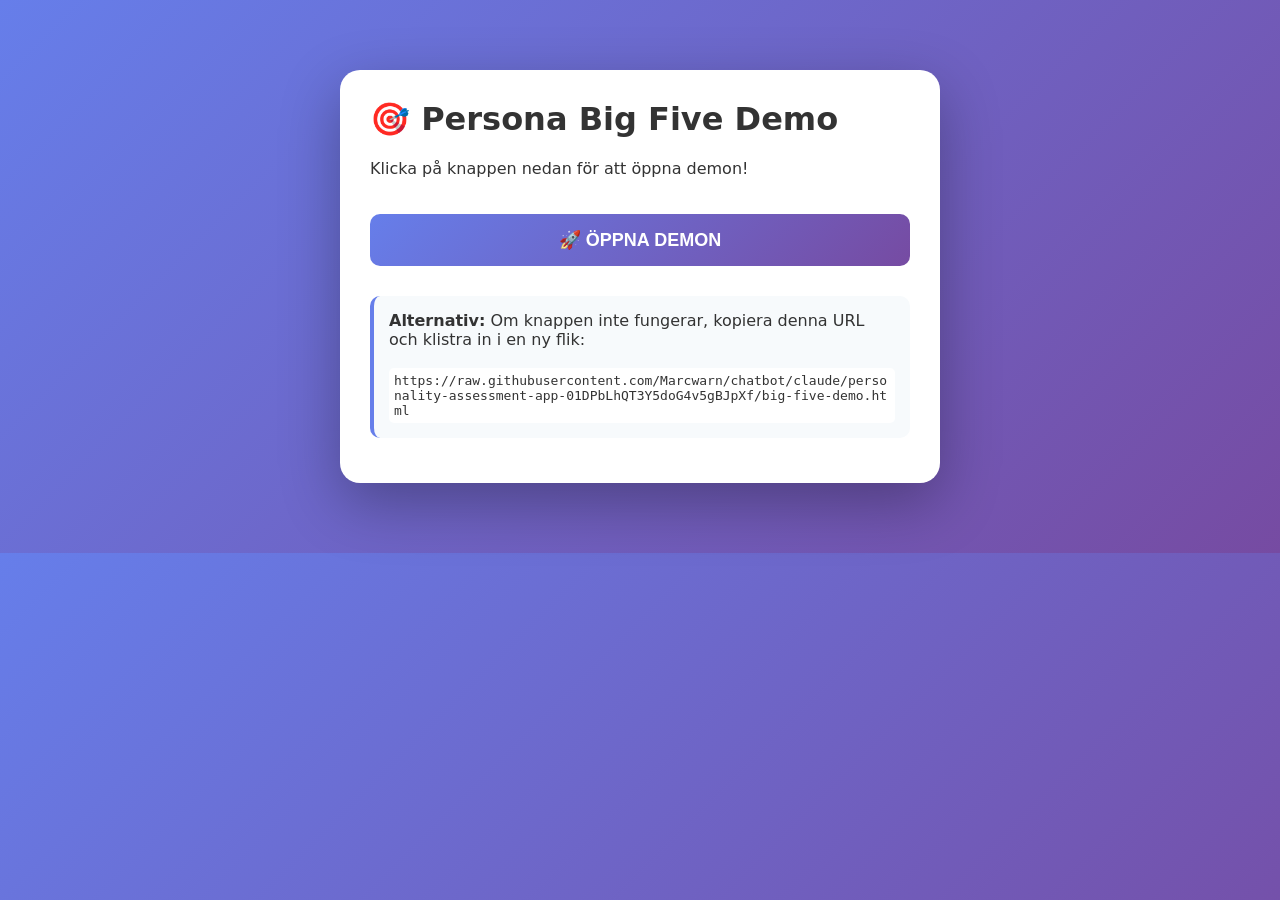
<file: demo-launcher.html>
<!DOCTYPE html>
<html>
<head>
<title>Demo Launcher</title>
<style>
body {
    font-family: system-ui, -apple-system, sans-serif;
    max-width: 600px;
    margin: 50px auto;
    padding: 20px;
    background: linear-gradient(135deg, #667eea 0%, #764ba2 100%);
    color: white;
}
.card {
    background: white;
    color: #333;
    padding: 30px;
    border-radius: 20px;
    box-shadow: 0 20px 60px rgba(0,0,0,0.3);
}
button {
    background: linear-gradient(135deg, #667eea 0%, #764ba2 100%);
    color: white;
    border: none;
    padding: 15px 30px;
    font-size: 18px;
    font-weight: bold;
    border-radius: 10px;
    cursor: pointer;
    width: 100%;
    margin-top: 20px;
}
button:hover {
    opacity: 0.9;
    transform: scale(1.02);
}
h1 { margin-top: 0; }
.step {
    background: #f7fafc;
    padding: 15px;
    border-radius: 10px;
    margin: 15px 0;
    border-left: 4px solid #667eea;
}
</style>
</head>
<body>
<div class="card">
    <h1>🎯 Persona Big Five Demo</h1>

    <p>Klicka på knappen nedan för att öppna demon!</p>

    <button onclick="openDemo()">🚀 ÖPPNA DEMON</button>

    <div class="step" style="margin-top: 30px;">
        <strong>Alternativ:</strong> Om knappen inte fungerar, kopiera denna URL och klistra in i en ny flik:
        <br><br>
        <code style="word-break: break-all; background: white; padding: 5px; display: block; border-radius: 5px;">
        https://raw.githubusercontent.com/Marcwarn/chatbot/claude/personality-assessment-app-01DPbLhQT3Y5doG4v5gBJpXf/big-five-demo.html
        </code>
    </div>
</div>

<script>
function openDemo() {
    // Öppna GitHub raw URL i nytt fönster
    window.open('https://raw.githubusercontent.com/Marcwarn/chatbot/claude/personality-assessment-app-01DPbLhQT3Y5doG4v5gBJpXf/big-five-demo.html', '_blank');

    // Visa hjälptext efter 2 sekunder
    setTimeout(() => {
        alert('Demon öppnas i ny flik!\n\nOm sidan visar HTML-kod istället för demon:\n1. Tryck Cmd+S för att spara filen\n2. Dubbelklicka på den sparade filen\n3. Den öppnas i Safari/Chrome!');
    }, 500);
}
</script>
</body>
</html>
</file>
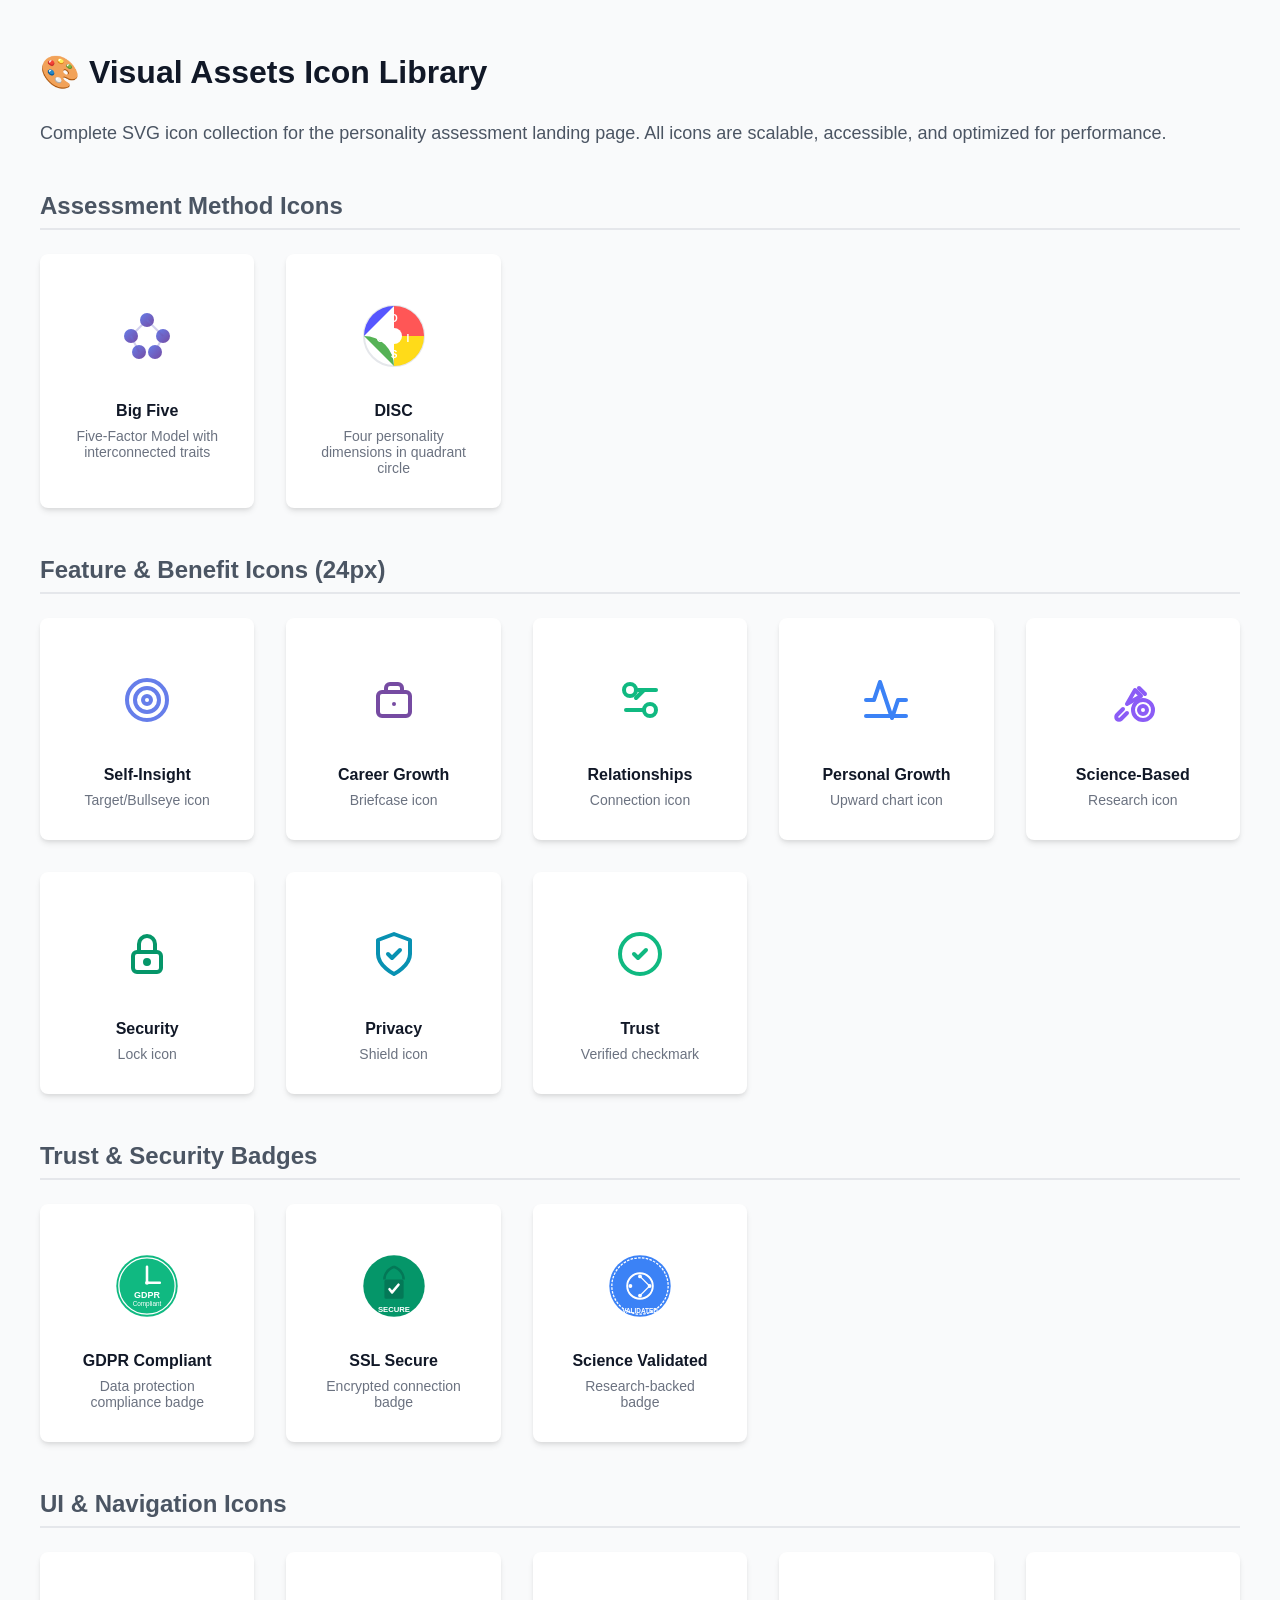
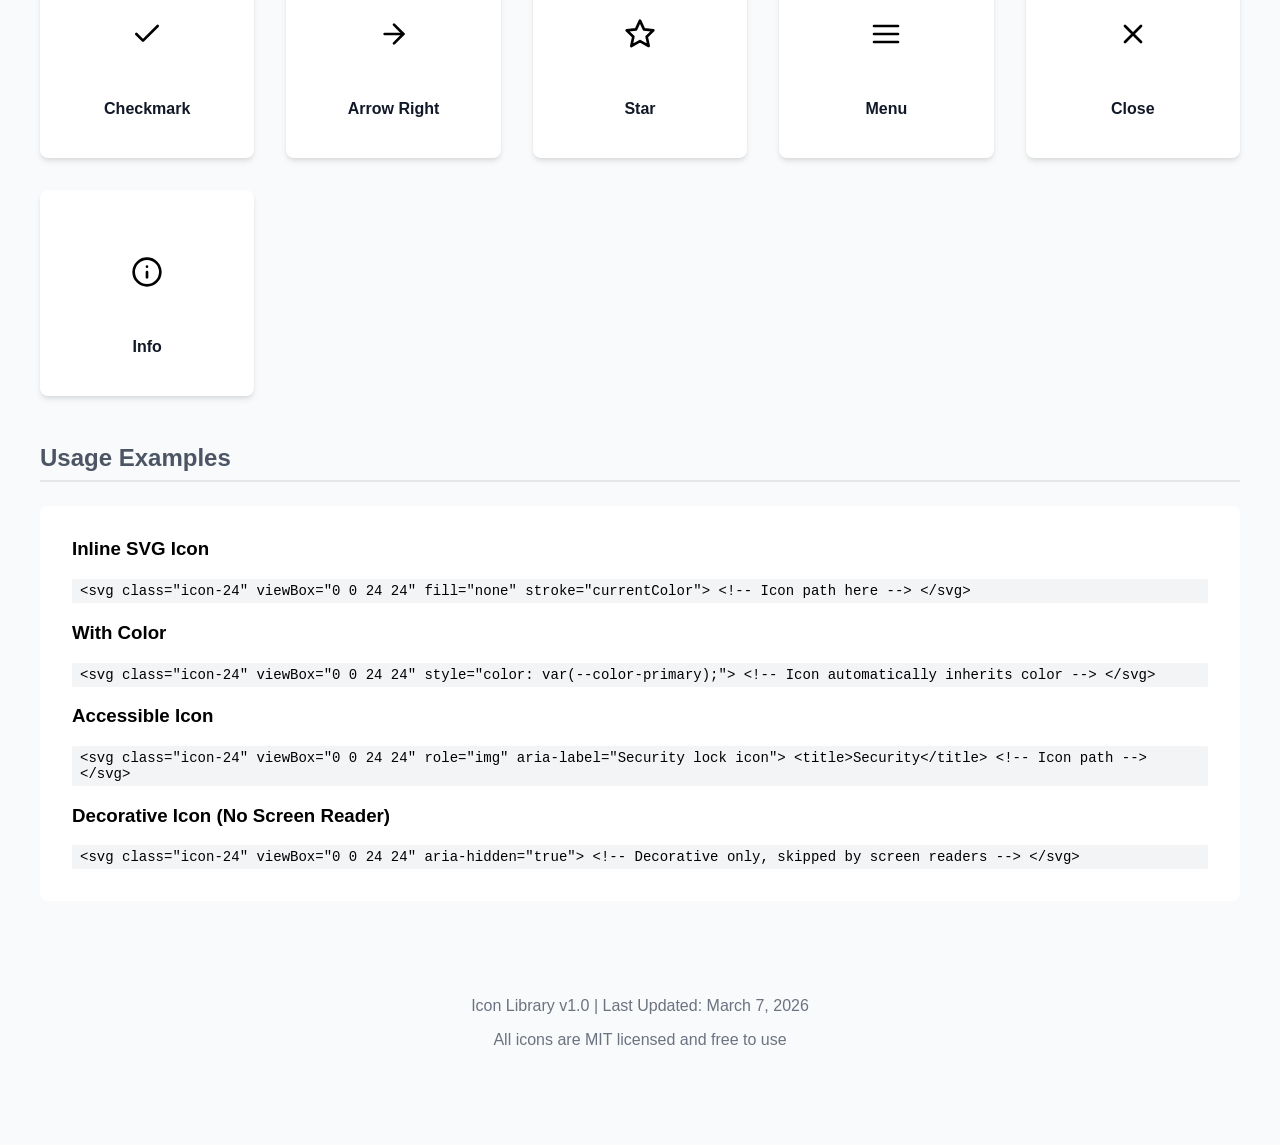
<file: icon-library.html>
<!DOCTYPE html>
<html lang="en">
<head>
    <meta charset="UTF-8">
    <meta name="viewport" content="width=device-width, initial-scale=1.0">
    <title>Icon Library - Personality Assessment</title>
    <link rel="stylesheet" href="brand-colors.css">
    <style>
        body {
            font-family: var(--font-primary);
            max-width: 1200px;
            margin: 0 auto;
            padding: 2rem;
            background: var(--color-bg-secondary);
        }

        h1 {
            color: var(--color-text-primary);
            margin-bottom: 2rem;
        }

        h2 {
            color: var(--color-text-secondary);
            margin: 3rem 0 1.5rem;
            padding-bottom: 0.5rem;
            border-bottom: 2px solid var(--color-border-light);
        }

        .icon-grid {
            display: grid;
            grid-template-columns: repeat(auto-fill, minmax(200px, 1fr));
            gap: 2rem;
            margin-bottom: 3rem;
        }

        .icon-card {
            background: white;
            padding: 2rem;
            border-radius: var(--radius-lg);
            box-shadow: var(--shadow-md);
            text-align: center;
            transition: transform 0.2s ease, box-shadow 0.2s ease;
        }

        .icon-card:hover {
            transform: translateY(-4px);
            box-shadow: var(--shadow-lg);
        }

        .icon-container {
            display: flex;
            align-items: center;
            justify-content: center;
            height: 100px;
            margin-bottom: 1rem;
        }

        .icon-name {
            font-weight: var(--font-semibold);
            color: var(--color-text-primary);
            margin-bottom: 0.5rem;
        }

        .icon-description {
            font-size: var(--text-sm);
            color: var(--color-text-tertiary);
        }

        /* Icon Sizing */
        .icon-64 { width: 64px; height: 64px; }
        .icon-48 { width: 48px; height: 48px; }
        .icon-32 { width: 32px; height: 32px; }
        .icon-24 { width: 24px; height: 24px; }

        code {
            background: var(--color-gray-100);
            padding: 0.25rem 0.5rem;
            border-radius: var(--radius-sm);
            font-family: var(--font-mono);
            font-size: var(--text-sm);
            display: block;
            margin-top: 1rem;
            overflow-x: auto;
        }
    </style>
</head>
<body>
    <h1>🎨 Visual Assets Icon Library</h1>
    <p style="font-size: var(--text-lg); color: var(--color-text-secondary); margin-bottom: 3rem;">
        Complete SVG icon collection for the personality assessment landing page.
        All icons are scalable, accessible, and optimized for performance.
    </p>

    <!-- ========================================
         ASSESSMENT METHOD ICONS
         ======================================== -->
    <h2>Assessment Method Icons</h2>
    <div class="icon-grid">
        <div class="icon-card">
            <div class="icon-container">
                <svg class="icon-64" viewBox="0 0 64 64" xmlns="http://www.w3.org/2000/svg">
                    <!-- Big Five: Five interconnected circles -->
                    <defs>
                        <linearGradient id="bigFiveGradient" x1="0%" y1="0%" x2="100%" y2="100%">
                            <stop offset="0%" style="stop-color:#667eea;stop-opacity:1" />
                            <stop offset="100%" style="stop-color:#764ba2;stop-opacity:1" />
                        </linearGradient>
                    </defs>
                    <circle cx="32" cy="16" r="7" fill="url(#bigFiveGradient)"/>
                    <circle cx="16" cy="32" r="7" fill="url(#bigFiveGradient)"/>
                    <circle cx="48" cy="32" r="7" fill="url(#bigFiveGradient)"/>
                    <circle cx="24" cy="48" r="7" fill="url(#bigFiveGradient)"/>
                    <circle cx="40" cy="48" r="7" fill="url(#bigFiveGradient)"/>
                    <!-- Connection lines -->
                    <line x1="32" y1="16" x2="16" y2="32" stroke="url(#bigFiveGradient)" stroke-width="2" opacity="0.3"/>
                    <line x1="32" y1="16" x2="48" y2="32" stroke="url(#bigFiveGradient)" stroke-width="2" opacity="0.3"/>
                    <line x1="16" y1="32" x2="24" y2="48" stroke="url(#bigFiveGradient)" stroke-width="2" opacity="0.3"/>
                    <line x1="48" y1="32" x2="40" y2="48" stroke="url(#bigFiveGradient)" stroke-width="2" opacity="0.3"/>
                </svg>
            </div>
            <div class="icon-name">Big Five</div>
            <div class="icon-description">Five-Factor Model with interconnected traits</div>
        </div>

        <div class="icon-card">
            <div class="icon-container">
                <svg class="icon-64" viewBox="0 0 64 64" xmlns="http://www.w3.org/2000/svg">
                    <!-- DISC: Four quadrants in circle -->
                    <circle cx="32" cy="32" r="30" fill="none" stroke="#e5e7eb" stroke-width="2"/>
                    <path d="M32,32 L32,2 A30,30 0 0,1 62,32 Z" fill="#FF4444" opacity="0.9"/>
                    <path d="M62,32 L32,32 L32,62 A30,30 0 0,0 62,32 Z" fill="#FFD700" opacity="0.9"/>
                    <path d="M32,62 L2,32 A30,30 0 0,1 32,62 Z" fill="#44AA44" opacity="0.9"/>
                    <path d="M2,32 L32,2 A30,30 0 0,0 2,32 Z" fill="#4444FF" opacity="0.9"/>
                    <!-- Center circle -->
                    <circle cx="32" cy="32" r="8" fill="white"/>
                    <!-- Letters -->
                    <text x="32" y="18" text-anchor="middle" fill="white" font-size="10" font-weight="bold">D</text>
                    <text x="46" y="38" text-anchor="middle" fill="white" font-size="10" font-weight="bold">I</text>
                    <text x="32" y="54" text-anchor="middle" fill="white" font-size="10" font-weight="bold">S</text>
                    <text x="18" y="38" text-anchor="middle" fill="white" font-size="10" font-weight="bold">C</text>
                </svg>
            </div>
            <div class="icon-name">DISC</div>
            <div class="icon-description">Four personality dimensions in quadrant circle</div>
        </div>
    </div>

    <!-- ========================================
         FEATURE BENEFIT ICONS
         ======================================== -->
    <h2>Feature & Benefit Icons (24px)</h2>
    <div class="icon-grid">
        <div class="icon-card">
            <div class="icon-container">
                <svg class="icon-48" viewBox="0 0 24 24" fill="none" stroke="currentColor" stroke-width="2" stroke-linecap="round" stroke-linejoin="round" style="color: #667eea;">
                    <!-- Self-Insight: Target/Bullseye -->
                    <circle cx="12" cy="12" r="10"/>
                    <circle cx="12" cy="12" r="6"/>
                    <circle cx="12" cy="12" r="2"/>
                </svg>
            </div>
            <div class="icon-name">Self-Insight</div>
            <div class="icon-description">Target/Bullseye icon</div>
        </div>

        <div class="icon-card">
            <div class="icon-container">
                <svg class="icon-48" viewBox="0 0 24 24" fill="none" stroke="currentColor" stroke-width="2" stroke-linecap="round" stroke-linejoin="round" style="color: #764ba2;">
                    <!-- Career: Briefcase -->
                    <rect x="4" y="8" width="16" height="12" rx="2"/>
                    <path d="M8 8V6a2 2 0 0 1 2-2h4a2 2 0 0 1 2 2v2"/>
                    <line x1="12" y1="14" x2="12" y2="14"/>
                </svg>
            </div>
            <div class="icon-name">Career Growth</div>
            <div class="icon-description">Briefcase icon</div>
        </div>

        <div class="icon-card">
            <div class="icon-container">
                <svg class="icon-48" viewBox="0 0 24 24" fill="none" stroke="currentColor" stroke-width="2" stroke-linecap="round" stroke-linejoin="round" style="color: #10b981;">
                    <!-- Relationships: Handshake -->
                    <path d="M20 7h-9"/>
                    <path d="M14 17H5"/>
                    <circle cx="17" cy="17" r="3"/>
                    <circle cx="7" cy="7" r="3"/>
                    <path d="M14 7l-4 4"/>
                </svg>
            </div>
            <div class="icon-name">Relationships</div>
            <div class="icon-description">Connection icon</div>
        </div>

        <div class="icon-card">
            <div class="icon-container">
                <svg class="icon-48" viewBox="0 0 24 24" fill="none" stroke="currentColor" stroke-width="2" stroke-linecap="round" stroke-linejoin="round" style="color: #3b82f6;">
                    <!-- Personal Growth: Upward Chart -->
                    <polyline points="22 12 18 12 15 21 9 3 6 12 2 12"/>
                    <line x1="2" y1="20" x2="22" y2="20"/>
                </svg>
            </div>
            <div class="icon-name">Personal Growth</div>
            <div class="icon-description">Upward chart icon</div>
        </div>

        <div class="icon-card">
            <div class="icon-container">
                <svg class="icon-48" viewBox="0 0 24 24" fill="none" stroke="currentColor" stroke-width="2" stroke-linecap="round" stroke-linejoin="round" style="color: #8b5cf6;">
                    <!-- Science-Based: Microscope/Flask -->
                    <path d="M7 16.5l-3 3c-.5.5-.5 1.5 0 2 .5.5 1.5.5 2 0l3-3"/>
                    <path d="M9 14l4-7 3 3-7 4z"/>
                    <path d="M15 6l3 3"/>
                    <circle cx="17" cy="17" r="5"/>
                    <circle cx="17" cy="17" r="2"/>
                </svg>
            </div>
            <div class="icon-name">Science-Based</div>
            <div class="icon-description">Research icon</div>
        </div>

        <div class="icon-card">
            <div class="icon-container">
                <svg class="icon-48" viewBox="0 0 24 24" fill="none" stroke="currentColor" stroke-width="2" stroke-linecap="round" stroke-linejoin="round" style="color: #059669;">
                    <!-- Security: Lock -->
                    <rect x="5" y="11" width="14" height="10" rx="2"/>
                    <path d="M8 11V7a4 4 0 0 1 8 0v4"/>
                    <circle cx="12" cy="16" r="1"/>
                </svg>
            </div>
            <div class="icon-name">Security</div>
            <div class="icon-description">Lock icon</div>
        </div>

        <div class="icon-card">
            <div class="icon-container">
                <svg class="icon-48" viewBox="0 0 24 24" fill="none" stroke="currentColor" stroke-width="2" stroke-linecap="round" stroke-linejoin="round" style="color: #0891b2;">
                    <!-- Privacy: Shield -->
                    <path d="M12 22s8-4 8-10V5l-8-3-8 3v7c0 6 8 10 8 10z"/>
                    <path d="M9 12l2 2 4-4"/>
                </svg>
            </div>
            <div class="icon-name">Privacy</div>
            <div class="icon-description">Shield icon</div>
        </div>

        <div class="icon-card">
            <div class="icon-container">
                <svg class="icon-48" viewBox="0 0 24 24" fill="none" stroke="currentColor" stroke-width="2" stroke-linecap="round" stroke-linejoin="round" style="color: #10b981;">
                    <!-- Trust: Checkmark Circle -->
                    <circle cx="12" cy="12" r="10"/>
                    <path d="M9 12l2 2 4-4"/>
                </svg>
            </div>
            <div class="icon-name">Trust</div>
            <div class="icon-description">Verified checkmark</div>
        </div>
    </div>

    <!-- ========================================
         TRUST BADGES
         ======================================== -->
    <h2>Trust & Security Badges</h2>
    <div class="icon-grid">
        <div class="icon-card">
            <div class="icon-container">
                <svg class="icon-64" viewBox="0 0 100 100" xmlns="http://www.w3.org/2000/svg">
                    <!-- GDPR Compliant Badge -->
                    <circle cx="50" cy="50" r="48" fill="#10b981"/>
                    <circle cx="50" cy="50" r="44" fill="none" stroke="white" stroke-width="2"/>
                    <path d="M50,20 L50,45 L70,45" fill="none" stroke="white" stroke-width="4" stroke-linecap="round"/>
                    <circle cx="50" cy="45" r="3" fill="white"/>
                    <text x="50" y="68" text-anchor="middle" fill="white" font-size="14" font-weight="bold" font-family="sans-serif">GDPR</text>
                    <text x="50" y="82" text-anchor="middle" fill="white" font-size="10" font-family="sans-serif">Compliant</text>
                </svg>
            </div>
            <div class="icon-name">GDPR Compliant</div>
            <div class="icon-description">Data protection compliance badge</div>
        </div>

        <div class="icon-card">
            <div class="icon-container">
                <svg class="icon-64" viewBox="0 0 100 100" xmlns="http://www.w3.org/2000/svg">
                    <!-- SSL/Secure Badge -->
                    <circle cx="50" cy="50" r="48" fill="#059669"/>
                    <path d="M50,20 C50,20 65,25 65,40" stroke="#047857" stroke-width="4" fill="none"/>
                    <path d="M50,20 C50,20 35,25 35,40" stroke="#047857" stroke-width="4" fill="none"/>
                    <rect x="35" y="40" width="30" height="30" rx="3" fill="#047857"/>
                    <path d="M43,55 L47,60 L57,48" stroke="white" stroke-width="4" fill="none" stroke-linecap="round" stroke-linejoin="round"/>
                    <text x="50" y="90" text-anchor="middle" fill="white" font-size="12" font-weight="bold" font-family="sans-serif">SECURE</text>
                </svg>
            </div>
            <div class="icon-name">SSL Secure</div>
            <div class="icon-description">Encrypted connection badge</div>
        </div>

        <div class="icon-card">
            <div class="icon-container">
                <svg class="icon-64" viewBox="0 0 100 100" xmlns="http://www.w3.org/2000/svg">
                    <!-- Science-Based/Validated Badge -->
                    <circle cx="50" cy="50" r="48" fill="#3b82f6"/>
                    <circle cx="50" cy="50" r="44" fill="none" stroke="white" stroke-width="2" stroke-dasharray="4 2"/>
                    <circle cx="50" cy="50" r="20" fill="none" stroke="white" stroke-width="3"/>
                    <circle cx="50" cy="35" r="3" fill="white"/>
                    <circle cx="65" cy="50" r="3" fill="white"/>
                    <circle cx="50" cy="65" r="3" fill="white"/>
                    <circle cx="35" cy="50" r="3" fill="white"/>
                    <line x1="50" y1="35" x2="65" y2="50" stroke="white" stroke-width="2"/>
                    <line x1="65" y1="50" x2="50" y2="65" stroke="white" stroke-width="2"/>
                    <text x="50" y="92" text-anchor="middle" fill="white" font-size="10" font-weight="bold" font-family="sans-serif">VALIDATED</text>
                </svg>
            </div>
            <div class="icon-name">Science Validated</div>
            <div class="icon-description">Research-backed badge</div>
        </div>
    </div>

    <!-- ========================================
         UI ICONS
         ======================================== -->
    <h2>UI & Navigation Icons</h2>
    <div class="icon-grid">
        <div class="icon-card">
            <div class="icon-container">
                <svg class="icon-32" viewBox="0 0 24 24" fill="none" stroke="currentColor" stroke-width="2" stroke-linecap="round" stroke-linejoin="round">
                    <!-- Checkmark -->
                    <polyline points="20 6 9 17 4 12"/>
                </svg>
            </div>
            <div class="icon-name">Checkmark</div>
        </div>

        <div class="icon-card">
            <div class="icon-container">
                <svg class="icon-32" viewBox="0 0 24 24" fill="none" stroke="currentColor" stroke-width="2" stroke-linecap="round" stroke-linejoin="round">
                    <!-- Arrow Right -->
                    <line x1="5" y1="12" x2="19" y2="12"/>
                    <polyline points="12 5 19 12 12 19"/>
                </svg>
            </div>
            <div class="icon-name">Arrow Right</div>
        </div>

        <div class="icon-card">
            <div class="icon-container">
                <svg class="icon-32" viewBox="0 0 24 24" fill="none" stroke="currentColor" stroke-width="2" stroke-linecap="round" stroke-linejoin="round">
                    <!-- Star -->
                    <polygon points="12 2 15 8.5 22 9.3 17 14.1 18.5 21 12 17.3 5.5 21 7 14.1 2 9.3 9 8.5 12 2"/>
                </svg>
            </div>
            <div class="icon-name">Star</div>
        </div>

        <div class="icon-card">
            <div class="icon-container">
                <svg class="icon-32" viewBox="0 0 24 24" fill="none" stroke="currentColor" stroke-width="2" stroke-linecap="round" stroke-linejoin="round">
                    <!-- Menu -->
                    <line x1="3" y1="6" x2="21" y2="6"/>
                    <line x1="3" y1="12" x2="21" y2="12"/>
                    <line x1="3" y1="18" x2="21" y2="18"/>
                </svg>
            </div>
            <div class="icon-name">Menu</div>
        </div>

        <div class="icon-card">
            <div class="icon-container">
                <svg class="icon-32" viewBox="0 0 24 24" fill="none" stroke="currentColor" stroke-width="2" stroke-linecap="round" stroke-linejoin="round">
                    <!-- Close/X -->
                    <line x1="18" y1="6" x2="6" y2="18"/>
                    <line x1="6" y1="6" x2="18" y2="18"/>
                </svg>
            </div>
            <div class="icon-name">Close</div>
        </div>

        <div class="icon-card">
            <div class="icon-container">
                <svg class="icon-32" viewBox="0 0 24 24" fill="none" stroke="currentColor" stroke-width="2" stroke-linecap="round" stroke-linejoin="round">
                    <!-- Info Circle -->
                    <circle cx="12" cy="12" r="10"/>
                    <line x1="12" y1="16" x2="12" y2="12"/>
                    <line x1="12" y1="8" x2="12" y2="8"/>
                </svg>
            </div>
            <div class="icon-name">Info</div>
        </div>
    </div>

    <!-- ========================================
         CODE EXAMPLES
         ======================================== -->
    <h2>Usage Examples</h2>
    <div style="background: white; padding: 2rem; border-radius: var(--radius-lg); margin-bottom: 2rem;">
        <h3 style="margin-top: 0;">Inline SVG Icon</h3>
        <code>&lt;svg class="icon-24" viewBox="0 0 24 24" fill="none" stroke="currentColor"&gt;
    &lt;!-- Icon path here --&gt;
&lt;/svg&gt;</code>

        <h3>With Color</h3>
        <code>&lt;svg class="icon-24" viewBox="0 0 24 24" style="color: var(--color-primary);"&gt;
    &lt;!-- Icon automatically inherits color --&gt;
&lt;/svg&gt;</code>

        <h3>Accessible Icon</h3>
        <code>&lt;svg class="icon-24" viewBox="0 0 24 24" role="img" aria-label="Security lock icon"&gt;
    &lt;title&gt;Security&lt;/title&gt;
    &lt;!-- Icon path --&gt;
&lt;/svg&gt;</code>

        <h3>Decorative Icon (No Screen Reader)</h3>
        <code>&lt;svg class="icon-24" viewBox="0 0 24 24" aria-hidden="true"&gt;
    &lt;!-- Decorative only, skipped by screen readers --&gt;
&lt;/svg&gt;</code>
    </div>

    <footer style="text-align: center; padding: 3rem 0; color: var(--color-text-tertiary);">
        <p>Icon Library v1.0 | Last Updated: March 7, 2026</p>
        <p>All icons are MIT licensed and free to use</p>
    </footer>
</body>
</html>
</file>
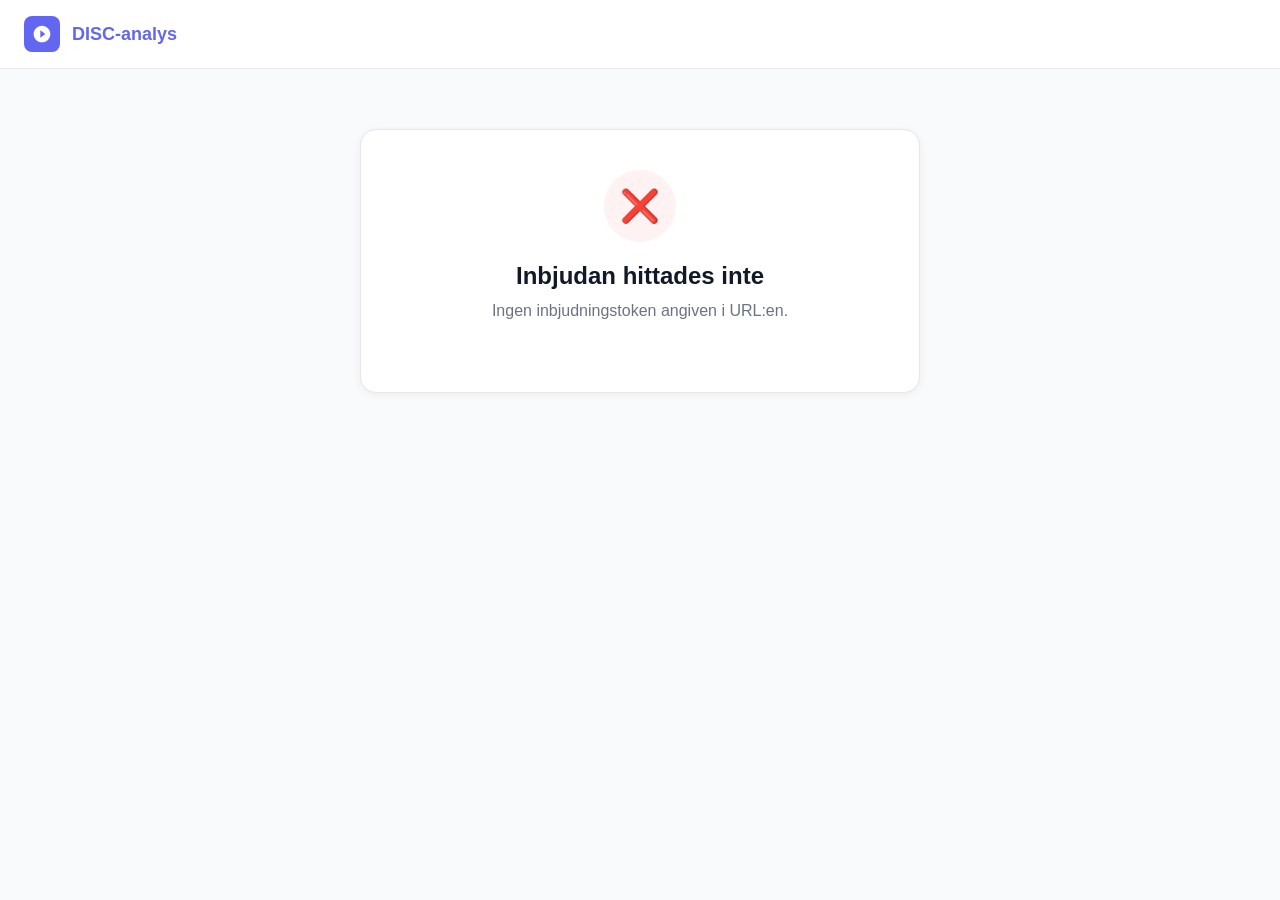
<file: invite.html>
<!DOCTYPE html>
<html lang="sv">
<head>
  <meta charset="UTF-8" />
  <meta name="viewport" content="width=device-width, initial-scale=1.0" />
  <title>DISC-analys – Din inbjudan</title>
  <style>
    :root {
      --brand: #6366f1;
      --brand-dark: #4f46e5;
      --brand-light: #eef2ff;
      --D: #ef4444; --I: #f59e0b; --S: #22c55e; --C: #3b82f6;
      --text: #111827; --muted: #6b7280; --border: #e5e7eb;
      --bg: #f9fafb; --card: #ffffff;
    }
    * { box-sizing: border-box; margin: 0; padding: 0; }
    body { font-family: -apple-system, BlinkMacSystemFont, "Segoe UI", sans-serif; background: var(--bg); color: var(--text); min-height: 100vh; }

    .header { background: white; border-bottom: 1px solid var(--border); padding: 16px 24px; display: flex; align-items: center; gap: 12px; }
    .logo { width: 36px; height: 36px; background: var(--brand); border-radius: 8px; display: flex; align-items: center; justify-content: center; }
    .logo svg { width: 20px; height: 20px; fill: white; }
    .logo-text { font-size: 18px; font-weight: 700; color: var(--brand); }

    .container { max-width: 600px; margin: 0 auto; padding: 40px 20px; }

    .card { background: var(--card); border-radius: 16px; border: 1px solid var(--border); padding: 40px; box-shadow: 0 2px 8px rgba(0,0,0,.06); }
    .card + .card { margin-top: 20px; }

    .icon-circle { width: 72px; height: 72px; border-radius: 50%; display: flex; align-items: center; justify-content: center; font-size: 32px; margin: 0 auto 20px; }
    .icon-circle.pending { background: var(--brand-light); }
    .icon-circle.done { background: #f0fdf4; }
    .icon-circle.waiting { background: #fefce8; }
    .icon-circle.error { background: #fef2f2; }

    h1 { font-size: 24px; font-weight: 700; text-align: center; margin-bottom: 8px; }
    .subtitle { color: var(--muted); text-align: center; margin-bottom: 28px; line-height: 1.6; }

    .btn { display: inline-flex; align-items: center; justify-content: center; gap: 8px; padding: 14px 28px; border-radius: 10px; font-size: 16px; font-weight: 600; cursor: pointer; border: none; transition: all .15s; text-decoration: none; width: 100%; }
    .btn-primary { background: var(--brand); color: white; }
    .btn-primary:hover { background: var(--brand-dark); transform: translateY(-1px); box-shadow: 0 4px 12px rgba(99,102,241,.3); }
    .btn-secondary { background: var(--bg); color: var(--text); border: 1px solid var(--border); }
    .btn-secondary:hover { background: var(--border); }

    .info-row { display: flex; align-items: center; gap: 12px; padding: 14px 0; border-bottom: 1px solid var(--border); }
    .info-row:last-child { border-bottom: none; }
    .info-label { color: var(--muted); font-size: 14px; min-width: 120px; }
    .info-value { font-weight: 600; }

    /* DISC scores */
    .disc-grid { display: grid; grid-template-columns: 1fr 1fr; gap: 12px; margin: 20px 0; }
    .disc-box { border-radius: 12px; padding: 16px; text-align: center; }
    .disc-box.D { background: #fef2f2; border: 1px solid #fecaca; }
    .disc-box.I { background: #fffbeb; border: 1px solid #fde68a; }
    .disc-box.S { background: #f0fdf4; border: 1px solid #bbf7d0; }
    .disc-box.C { background: #eff6ff; border: 1px solid #bfdbfe; }
    .disc-letter { font-size: 20px; font-weight: 800; }
    .disc-letter.D { color: var(--D); }
    .disc-letter.I { color: var(--I); }
    .disc-letter.S { color: var(--S); }
    .disc-letter.C { color: var(--C); }
    .disc-score { font-size: 28px; font-weight: 700; margin: 4px 0; }
    .disc-name { font-size: 12px; color: var(--muted); }
    .bar-bg { background: #e5e7eb; border-radius: 4px; height: 8px; margin-top: 8px; overflow: hidden; }
    .bar-fill { height: 100%; border-radius: 4px; transition: width .6s ease; }
    .bar-fill.D { background: var(--D); }
    .bar-fill.I { background: var(--I); }
    .bar-fill.S { background: var(--S); }
    .bar-fill.C { background: var(--C); }

    .badge { display: inline-flex; align-items: center; gap: 6px; padding: 4px 12px; border-radius: 20px; font-size: 13px; font-weight: 600; }
    .badge-pending { background: #fef3c7; color: #92400e; }
    .badge-done { background: #dcfce7; color: #166534; }
    .badge-waiting { background: #fef9c3; color: #854d0e; }

    .spinner { display: inline-block; width: 20px; height: 20px; border: 2px solid #e5e7eb; border-top-color: var(--brand); border-radius: 50%; animation: spin .7s linear infinite; }
    @keyframes spin { to { transform: rotate(360deg); } }

    .report-section { margin-top: 24px; }
    .report-section h3 { font-size: 15px; font-weight: 700; color: var(--muted); text-transform: uppercase; letter-spacing: .05em; margin-bottom: 12px; }
    .report-section p { font-size: 15px; line-height: 1.7; color: #374151; }

    .tag-list { display: flex; flex-wrap: wrap; gap: 8px; }
    .tag { background: var(--brand-light); color: var(--brand); border-radius: 6px; padding: 4px 12px; font-size: 13px; font-weight: 500; }

    .loading { display: flex; flex-direction: column; align-items: center; gap: 16px; padding: 60px 0; }
    .loading p { color: var(--muted); }

    #app { display: none; }
  </style>
</head>
<body>

<div class="header">
  <div class="logo">
    <svg viewBox="0 0 24 24"><path d="M12 2C6.48 2 2 6.48 2 12s4.48 10 10 10 10-4.48 10-10S17.52 2 12 2zm-2 14.5v-9l6 4.5-6 4.5z"/></svg>
  </div>
  <span class="logo-text">DISC-analys</span>
</div>

<div class="container">
  <!-- Loading -->
  <div id="loading" class="card">
    <div class="loading">
      <div class="spinner"></div>
      <p>Hämtar din inbjudan…</p>
    </div>
  </div>

  <!-- Error -->
  <div id="error" class="card" style="display:none; text-align:center;">
    <div class="icon-circle error" style="margin:0 auto 20px;">❌</div>
    <h1>Inbjudan hittades inte</h1>
    <p class="subtitle" id="error-msg">Länken är ogiltig eller har gått ut.</p>
  </div>

  <!-- Main app -->
  <div id="app">

    <!-- State: pending -->
    <div id="view-pending" style="display:none;">
      <div class="card">
        <div class="icon-circle pending">👋</div>
        <h1 id="pending-name">Hej!</h1>
        <p class="subtitle">Du har blivit inbjuden att genomföra en DISC-personlighetsanalys. Testet tar ca 5–10 minuter och ger dig insikter om din kommunikationsstil och dina styrkor.</p>

        <div style="background:var(--brand-light); border-radius: 12px; padding: 16px; margin-bottom: 24px;">
          <div style="font-weight:600; color: var(--brand); margin-bottom:8px;">🎯 Vad är DISC?</div>
          <p style="font-size:14px; color:#374151; line-height:1.6;">DISC är ett välbeprövat verktyg för att förstå beteendestilar. Det mäter fyra dimensioner: <strong>Dominans</strong> (hur du hanterar utmaningar), <strong>Inflytande</strong> (hur du kommunicerar), <strong>Stabilitet</strong> (hur du svarar på tempo) och <strong>Följsamhet</strong> (hur du förhåller dig till regler).</p>
        </div>

        <a id="start-btn" href="#" class="btn btn-primary">
          🚀 Starta DISC-analysen
        </a>
        <p style="text-align:center; font-size:13px; color:var(--muted); margin-top:12px;">Ditt svar sparas automatiskt och delas med din administratör.</p>
      </div>
    </div>

    <!-- State: waiting for admin to share -->
    <div id="view-waiting" style="display:none;">
      <div class="card">
        <div class="icon-circle waiting">⏳</div>
        <h1>Test genomfört!</h1>
        <p class="subtitle">Ditt DISC-test är sparad och skickad till din administratör. Du får tillgång till ditt resultat när de väljer att dela det med dig.</p>

        <div class="info-row">
          <span class="info-label">Status</span>
          <span class="badge badge-waiting">Väntar på delning</span>
        </div>
        <div class="info-row" id="wait-completed-at">
          <span class="info-label">Genomfört</span>
          <span class="info-value" id="wait-date">–</span>
        </div>
        <div class="info-row">
          <span class="info-label">Din profil</span>
          <span class="info-value" id="wait-profile">–</span>
        </div>

        <div style="background:#fef9c3; border-radius:12px; padding:16px; margin-top:20px;">
          <p style="font-size:14px; color:#713f12;">📬 Spara den här länken! Du kan komma tillbaka hit för att se ditt resultat när din administratör delar det.</p>
        </div>
      </div>
    </div>

    <!-- State: results shared! -->
    <div id="view-results" style="display:none;">
      <div class="card">
        <div class="icon-circle done">🎉</div>
        <h1 id="results-name">Din DISC-profil</h1>
        <p class="subtitle" id="results-date"></p>

        <div style="text-align:center; margin: 20px 0;">
          <div style="font-size:48px; font-weight:800; color: var(--brand);" id="profile-code-big">–</div>
          <div style="font-size:16px; color:var(--muted); margin-top:4px;" id="profile-name-display">–</div>
        </div>

        <div class="disc-grid" id="disc-grid"></div>

        <div class="report-section" id="report-summary-section" style="display:none;">
          <h3>Sammanfattning</h3>
          <p id="report-summary"></p>
        </div>

        <div class="report-section" id="report-strengths-section" style="display:none;">
          <h3>Dina styrkor</h3>
          <div class="tag-list" id="report-strengths"></div>
        </div>

        <div class="report-section" id="report-dev-section" style="display:none;">
          <h3>Utvecklingsområden</h3>
          <div class="tag-list" id="report-dev"></div>
        </div>

        <div class="report-section" id="report-workstyle-section" style="display:none;">
          <h3>Arbetsstil</h3>
          <p id="report-workstyle"></p>
        </div>

        <div class="report-section" id="report-comm-section" style="display:none;">
          <h3>Kommunikationsstil</h3>
          <p id="report-comm"></p>
        </div>

        <!-- AI Insights -->
        <div id="ai-insights" style="display:none; margin-top:24px; border-top: 1px solid var(--border); padding-top:24px;">
          <h3 style="font-size:15px; font-weight:700; color:var(--muted); text-transform:uppercase; letter-spacing:.05em; margin-bottom:16px;">🤖 AI-insikter</h3>

          <div class="report-section" id="ai-unique-section" style="display:none;">
            <h3>Din unika kombination</h3>
            <p id="ai-unique"></p>
          </div>
          <div class="report-section" id="ai-stress-section" style="display:none;">
            <h3>Under press & stress</h3>
            <p id="ai-stress"></p>
          </div>
          <div class="report-section" id="ai-leadership-section" style="display:none;">
            <h3>Ledarstil</h3>
            <p id="ai-leadership"></p>
          </div>
          <div class="report-section" id="ai-blindspots-section" style="display:none;">
            <h3>Blinda fläckar</h3>
            <div class="tag-list" id="ai-blindspots"></div>
          </div>
        </div>
      </div>

      <!-- Chat CTA -->
      <div class="card" style="text-align:center;">
        <p style="font-size:18px; margin-bottom:8px;">💬 Vill du lära dig mer om din profil?</p>
        <p style="color:var(--muted); margin-bottom:20px; font-size:14px;">Chatta med vår AI-coach för personliga råd baserade på just din DISC-profil.</p>
        <a id="chat-btn" href="#" class="btn btn-primary">Starta DISC-coaching →</a>
      </div>
    </div>

  </div><!-- #app -->
</div><!-- .container -->

<script>
const DIM_NAMES = {
  D: { sv: "Dominans", color: "#ef4444" },
  I: { sv: "Inflytande", color: "#f59e0b" },
  S: { sv: "Stabilitet", color: "#22c55e" },
  C: { sv: "Följsamhet", color: "#3b82f6" }
};

function getToken() {
  return new URLSearchParams(location.search).get("token");
}

function fmtDate(iso) {
  if (!iso) return "–";
  return new Date(iso).toLocaleDateString("sv-SE", { year:"numeric", month:"long", day:"numeric" });
}

function showError(msg) {
  document.getElementById("loading").style.display = "none";
  document.getElementById("error").style.display = "";
  document.getElementById("error-msg").textContent = msg;
}

function showView(name) {
  document.getElementById("loading").style.display = "none";
  document.getElementById("app").style.display = "";
  ["pending","waiting","results"].forEach(v => {
    document.getElementById("view-" + v).style.display = v === name ? "" : "none";
  });
}

function renderDiscGrid(scores) {
  const grid = document.getElementById("disc-grid");
  grid.innerHTML = ["D","I","S","C"].map(d => {
    const val = Math.round(scores[d] || scores[d.toLowerCase()] || 0);
    return `<div class="disc-box ${d}">
      <div class="disc-letter ${d}">${d}</div>
      <div class="disc-score">${val}</div>
      <div class="disc-name">${DIM_NAMES[d].sv}</div>
      <div class="bar-bg"><div class="bar-fill ${d}" style="width:${val}%"></div></div>
    </div>`;
  }).join("");
}

function renderReport(data) {
  // Profile
  const code = data.profile_code || "";
  document.getElementById("profile-code-big").textContent = code;
  document.getElementById("profile-name-display").textContent = data.report?.profile_name || "";

  // Date
  document.getElementById("results-date").textContent = "Genomfört " + fmtDate(data.completed_at);

  // Scores
  if (data.disc_scores) renderDiscGrid(data.disc_scores);

  const report = data.report || {};

  // Sections
  if (report.summary) {
    document.getElementById("report-summary").textContent = report.summary;
    document.getElementById("report-summary-section").style.display = "";
  }
  if (report.strengths?.length) {
    document.getElementById("report-strengths").innerHTML = report.strengths.map(s => `<span class="tag">${s}</span>`).join("");
    document.getElementById("report-strengths-section").style.display = "";
  }
  if (report.development_areas?.length) {
    document.getElementById("report-dev").innerHTML = report.development_areas.map(s => `<span class="tag">${s}</span>`).join("");
    document.getElementById("report-dev-section").style.display = "";
  }
  if (report.work_style) {
    document.getElementById("report-workstyle").textContent = report.work_style;
    document.getElementById("report-workstyle-section").style.display = "";
  }
  if (report.communication_style) {
    document.getElementById("report-comm").textContent = report.communication_style;
    document.getElementById("report-comm-section").style.display = "";
  }

  // AI Insights
  const pi = report.personalized_insights;
  if (pi) {
    document.getElementById("ai-insights").style.display = "";
    if (pi.unique_combination) {
      document.getElementById("ai-unique").textContent = pi.unique_combination;
      document.getElementById("ai-unique-section").style.display = "";
    }
    if (pi.stress_triggers) {
      document.getElementById("ai-stress").textContent = pi.stress_triggers;
      document.getElementById("ai-stress-section").style.display = "";
    }
    if (pi.leadership_style) {
      document.getElementById("ai-leadership").textContent = pi.leadership_style;
      document.getElementById("ai-leadership-section").style.display = "";
    }
    if (pi.blind_spots?.length) {
      document.getElementById("ai-blindspots").innerHTML = pi.blind_spots.map(s => `<span class="tag">${s}</span>`).join("");
      document.getElementById("ai-blindspots-section").style.display = "";
    }
  }

  // Chat link
  const chatToken = encodeURIComponent(JSON.stringify({ scores: data.disc_scores, profile: code }));
  document.getElementById("chat-btn").href = `/disc-assessment?chat=1&invite=${getToken()}`;
}

async function init() {
  const token = getToken();
  if (!token) { showError("Ingen inbjudningstoken angiven i URL:en."); return; }

  try {
    const res = await fetch(`/disc/invite/${token}`);
    if (!res.ok) {
      const err = await res.json().catch(() => ({}));
      showError(err.detail || "Inbjudan hittades inte.");
      return;
    }
    const invite = await res.json();

    // Update start button
    document.getElementById("start-btn").href = `/disc-assessment?invite=${token}`;
    document.getElementById("pending-name").textContent = `Hej, ${invite.participant_name}! 👋`;
    document.getElementById("results-name").textContent = `${invite.participant_name}s DISC-profil`;

    if (invite.status === "pending") {
      showView("pending");
    } else if (invite.status === "completed" && !invite.allow_participant_view) {
      // Show waiting state
      document.getElementById("wait-date").textContent = fmtDate(invite.completed_at);
      document.getElementById("wait-profile").textContent = invite.profile_code || "Beräknas…";
      showView("waiting");
    } else if (invite.status === "completed" && invite.allow_participant_view) {
      // Fetch full report
      const repRes = await fetch(`/disc/invite/${token}/report`);
      if (repRes.ok) {
        const data = await repRes.json();
        renderReport(data);
        showView("results");
      } else {
        showView("waiting");
      }
    } else {
      showError("Inbjudan är utgången.");
    }
  } catch (e) {
    showError("Kunde inte ansluta till servern. Försök igen.");
  }
}

init();
</script>
</body>
</html>
</file>
<file: brand-colors.css>
/**
 * Brand Colors & Design Tokens
 * Personality Assessment Landing Page
 * Version: 1.0
 * Last Updated: March 7, 2026
 */

:root {
    /* ========================================
       PRIMARY BRAND COLORS
       ======================================== */
    --color-primary: #667eea;
    --color-primary-dark: #5568d3;
    --color-primary-darker: #4c5bc7;
    --color-primary-light: #818cf8;
    --color-primary-lighter: #a5b4fc;

    --color-secondary: #764ba2;
    --color-secondary-dark: #6b3fa0;
    --color-secondary-darker: #5e3591;
    --color-secondary-light: #9333ea;
    --color-secondary-lighter: #a855f7;

    /* Primary Gradient */
    --gradient-primary: linear-gradient(135deg,
        var(--color-primary) 0%,
        var(--color-secondary) 100%);

    --gradient-primary-hover: linear-gradient(135deg,
        var(--color-primary-dark) 0%,
        var(--color-secondary-dark) 100%);

    /* ========================================
       DISC ASSESSMENT COLORS
       ======================================== */
    --color-disc-d: #FF4444;           /* Dominance - Red */
    --color-disc-d-light: #ff6b6b;
    --color-disc-d-lighter: #ff8787;
    --color-disc-d-dark: #e03e3e;

    --color-disc-i: #FFD700;           /* Influence - Yellow */
    --color-disc-i-light: #ffe066;
    --color-disc-i-lighter: #ffe999;
    --color-disc-i-dark: #e6c200;

    --color-disc-s: #44AA44;           /* Steadiness - Green */
    --color-disc-s-light: #66bb6a;
    --color-disc-s-lighter: #81c784;
    --color-disc-s-dark: #3d9a3d;

    --color-disc-c: #4444FF;           /* Conscientiousness - Blue */
    --color-disc-c-light: #6b6bff;
    --color-disc-c-lighter: #8787ff;
    --color-disc-c-dark: #3d3de6;

    /* DISC Gradients */
    --gradient-disc-d: linear-gradient(135deg,
        var(--color-disc-d) 0%,
        var(--color-disc-d-light) 100%);

    --gradient-disc-i: linear-gradient(135deg,
        var(--color-disc-i) 0%,
        var(--color-disc-i-light) 100%);

    --gradient-disc-s: linear-gradient(135deg,
        var(--color-disc-s) 0%,
        var(--color-disc-s-light) 100%);

    --gradient-disc-c: linear-gradient(135deg,
        var(--color-disc-c) 0%,
        var(--color-disc-c-light) 100%);

    /* ========================================
       BIG FIVE TRAIT COLORS
       ======================================== */
    --color-openness: #8b5cf6;         /* Purple */
    --color-openness-light: #a78bfa;
    --color-openness-dark: #7c3aed;

    --color-conscientiousness: #3b82f6; /* Blue */
    --color-conscientiousness-light: #60a5fa;
    --color-conscientiousness-dark: #2563eb;

    --color-extraversion: #f59e0b;     /* Orange */
    --color-extraversion-light: #fbbf24;
    --color-extraversion-dark: #d97706;

    --color-agreeableness: #10b981;    /* Green */
    --color-agreeableness-light: #34d399;
    --color-agreeableness-dark: #059669;

    --color-neuroticism: #ef4444;      /* Red */
    --color-neuroticism-light: #f87171;
    --color-neuroticism-dark: #dc2626;

    /* Big Five Gradient */
    --gradient-big-five: linear-gradient(135deg,
        #667eea 0%,
        #764ba2 100%);

    /* ========================================
       SEMANTIC COLORS
       ======================================== */
    --color-success: #10b981;
    --color-success-light: #34d399;
    --color-success-lighter: #6ee7b7;
    --color-success-dark: #059669;
    --color-success-darker: #047857;

    --color-warning: #f59e0b;
    --color-warning-light: #fbbf24;
    --color-warning-lighter: #fcd34d;
    --color-warning-dark: #d97706;
    --color-warning-darker: #b45309;

    --color-error: #ef4444;
    --color-error-light: #f87171;
    --color-error-lighter: #fca5a5;
    --color-error-dark: #dc2626;
    --color-error-darker: #b91c1c;

    --color-info: #3b82f6;
    --color-info-light: #60a5fa;
    --color-info-lighter: #93c5fd;
    --color-info-dark: #2563eb;
    --color-info-darker: #1d4ed8;

    /* ========================================
       NEUTRAL GRAYS
       ======================================== */
    --color-white: #ffffff;
    --color-black: #000000;

    --color-gray-50: #f9fafb;
    --color-gray-100: #f3f4f6;
    --color-gray-200: #e5e7eb;
    --color-gray-300: #d1d5db;
    --color-gray-400: #9ca3af;
    --color-gray-500: #6b7280;
    --color-gray-600: #4b5563;
    --color-gray-700: #374151;
    --color-gray-800: #1f2937;
    --color-gray-900: #111827;

    /* ========================================
       BACKGROUND COLORS
       ======================================== */
    --color-bg-primary: #ffffff;
    --color-bg-secondary: #f9fafb;
    --color-bg-tertiary: #f3f4f6;
    --color-bg-dark: #111827;

    /* ========================================
       TEXT COLORS
       ======================================== */
    --color-text-primary: #111827;
    --color-text-secondary: #4b5563;
    --color-text-tertiary: #6b7280;
    --color-text-muted: #9ca3af;
    --color-text-inverse: #ffffff;

    /* ========================================
       BORDER COLORS
       ======================================== */
    --color-border-light: #e5e7eb;
    --color-border-medium: #d1d5db;
    --color-border-dark: #9ca3af;

    /* ========================================
       SHADOW COLORS
       ======================================== */
    --shadow-sm: 0 1px 2px 0 rgba(0, 0, 0, 0.05);
    --shadow-md: 0 4px 6px -1px rgba(0, 0, 0, 0.1),
                 0 2px 4px -1px rgba(0, 0, 0, 0.06);
    --shadow-lg: 0 10px 15px -3px rgba(0, 0, 0, 0.1),
                 0 4px 6px -2px rgba(0, 0, 0, 0.05);
    --shadow-xl: 0 20px 25px -5px rgba(0, 0, 0, 0.1),
                 0 10px 10px -5px rgba(0, 0, 0, 0.04);
    --shadow-2xl: 0 25px 50px -12px rgba(0, 0, 0, 0.25);

    --shadow-primary: 0 10px 15px -3px rgba(102, 126, 234, 0.3),
                      0 4px 6px -2px rgba(102, 126, 234, 0.2);

    --shadow-secondary: 0 10px 15px -3px rgba(118, 75, 162, 0.3),
                        0 4px 6px -2px rgba(118, 75, 162, 0.2);

    /* ========================================
       SPACING SCALE
       ======================================== */
    --space-0: 0;
    --space-1: 0.25rem;    /* 4px */
    --space-2: 0.5rem;     /* 8px */
    --space-3: 0.75rem;    /* 12px */
    --space-4: 1rem;       /* 16px */
    --space-5: 1.25rem;    /* 20px */
    --space-6: 1.5rem;     /* 24px */
    --space-8: 2rem;       /* 32px */
    --space-10: 2.5rem;    /* 40px */
    --space-12: 3rem;      /* 48px */
    --space-16: 4rem;      /* 64px */
    --space-20: 5rem;      /* 80px */
    --space-24: 6rem;      /* 96px */
    --space-32: 8rem;      /* 128px */

    /* ========================================
       BORDER RADIUS
       ======================================== */
    --radius-none: 0;
    --radius-sm: 0.125rem;   /* 2px */
    --radius-md: 0.375rem;   /* 6px */
    --radius-lg: 0.5rem;     /* 8px */
    --radius-xl: 0.75rem;    /* 12px */
    --radius-2xl: 1rem;      /* 16px */
    --radius-3xl: 1.5rem;    /* 24px */
    --radius-full: 9999px;

    /* ========================================
       TYPOGRAPHY
       ======================================== */
    --font-primary: 'Inter', -apple-system, BlinkMacSystemFont,
                    'Segoe UI', 'Roboto', 'Oxygen', 'Ubuntu',
                    'Cantarell', 'Fira Sans', 'Droid Sans',
                    'Helvetica Neue', sans-serif;

    --font-mono: 'Menlo', 'Monaco', 'Consolas', 'Liberation Mono',
                 'Courier New', monospace;

    /* Font Sizes */
    --text-xs: 0.75rem;      /* 12px */
    --text-sm: 0.875rem;     /* 14px */
    --text-base: 1rem;       /* 16px */
    --text-lg: 1.125rem;     /* 18px */
    --text-xl: 1.25rem;      /* 20px */
    --text-2xl: 1.5rem;      /* 24px */
    --text-3xl: 1.875rem;    /* 30px */
    --text-4xl: 2.25rem;     /* 36px */
    --text-5xl: 3rem;        /* 48px */
    --text-6xl: 3.75rem;     /* 60px */
    --text-7xl: 4.5rem;      /* 72px */

    /* Font Weights */
    --font-normal: 400;
    --font-medium: 500;
    --font-semibold: 600;
    --font-bold: 700;

    /* Line Heights */
    --leading-none: 1;
    --leading-tight: 1.25;
    --leading-snug: 1.375;
    --leading-normal: 1.5;
    --leading-relaxed: 1.625;
    --leading-loose: 2;

    /* Letter Spacing */
    --tracking-tighter: -0.05em;
    --tracking-tight: -0.025em;
    --tracking-normal: 0;
    --tracking-wide: 0.025em;
    --tracking-wider: 0.05em;
    --tracking-widest: 0.1em;

    /* ========================================
       Z-INDEX SCALE
       ======================================== */
    --z-0: 0;
    --z-10: 10;
    --z-20: 20;
    --z-30: 30;
    --z-40: 40;
    --z-50: 50;
    --z-dropdown: 1000;
    --z-sticky: 1020;
    --z-fixed: 1030;
    --z-modal-backdrop: 1040;
    --z-modal: 1050;
    --z-popover: 1060;
    --z-tooltip: 1070;

    /* ========================================
       TRANSITIONS
       ======================================== */
    --transition-fast: 150ms ease;
    --transition-base: 200ms ease;
    --transition-slow: 300ms ease;
    --transition-slower: 500ms ease;

    --ease-in: cubic-bezier(0.4, 0, 1, 1);
    --ease-out: cubic-bezier(0, 0, 0.2, 1);
    --ease-in-out: cubic-bezier(0.4, 0, 0.2, 1);

    /* ========================================
       BREAKPOINTS (for reference in JS)
       ======================================== */
    --breakpoint-sm: 640px;
    --breakpoint-md: 768px;
    --breakpoint-lg: 1024px;
    --breakpoint-xl: 1280px;
    --breakpoint-2xl: 1536px;

    /* ========================================
       CONTAINER WIDTHS
       ======================================== */
    --container-sm: 640px;
    --container-md: 768px;
    --container-lg: 1024px;
    --container-xl: 1280px;
    --container-2xl: 1536px;
}

/* ========================================
   DARK MODE SUPPORT (Future)
   ======================================== */
@media (prefers-color-scheme: dark) {
    :root {
        /* Override colors for dark mode */
        --color-bg-primary: #111827;
        --color-bg-secondary: #1f2937;
        --color-bg-tertiary: #374151;

        --color-text-primary: #f9fafb;
        --color-text-secondary: #e5e7eb;
        --color-text-tertiary: #d1d5db;
        --color-text-muted: #9ca3af;

        --color-border-light: #374151;
        --color-border-medium: #4b5563;
        --color-border-dark: #6b7280;
    }
}

/* ========================================
   UTILITY CLASSES
   ======================================== */

/* Gradient Backgrounds */
.bg-gradient-primary {
    background: var(--gradient-primary);
}

.bg-gradient-big-five {
    background: var(--gradient-big-five);
}

/* Text Gradients */
.text-gradient-primary {
    background: var(--gradient-primary);
    -webkit-background-clip: text;
    -webkit-text-fill-color: transparent;
    background-clip: text;
}

/* Shadow Utilities */
.shadow-primary {
    box-shadow: var(--shadow-primary);
}

.shadow-secondary {
    box-shadow: var(--shadow-secondary);
}

/* Color Utilities */
.text-primary { color: var(--color-primary); }
.text-secondary { color: var(--color-secondary); }
.text-success { color: var(--color-success); }
.text-warning { color: var(--color-warning); }
.text-error { color: var(--color-error); }
.text-info { color: var(--color-info); }

.bg-primary { background-color: var(--color-primary); }
.bg-secondary { background-color: var(--color-secondary); }
.bg-success { background-color: var(--color-success); }
.bg-warning { background-color: var(--color-warning); }
.bg-error { background-color: var(--color-error); }
.bg-info { background-color: var(--color-info); }

/* Border Utilities */
.border-primary { border-color: var(--color-primary); }
.border-secondary { border-color: var(--color-secondary); }
.border-light { border-color: var(--color-border-light); }
.border-medium { border-color: var(--color-border-medium); }
.border-dark { border-color: var(--color-border-dark); }
</file>
